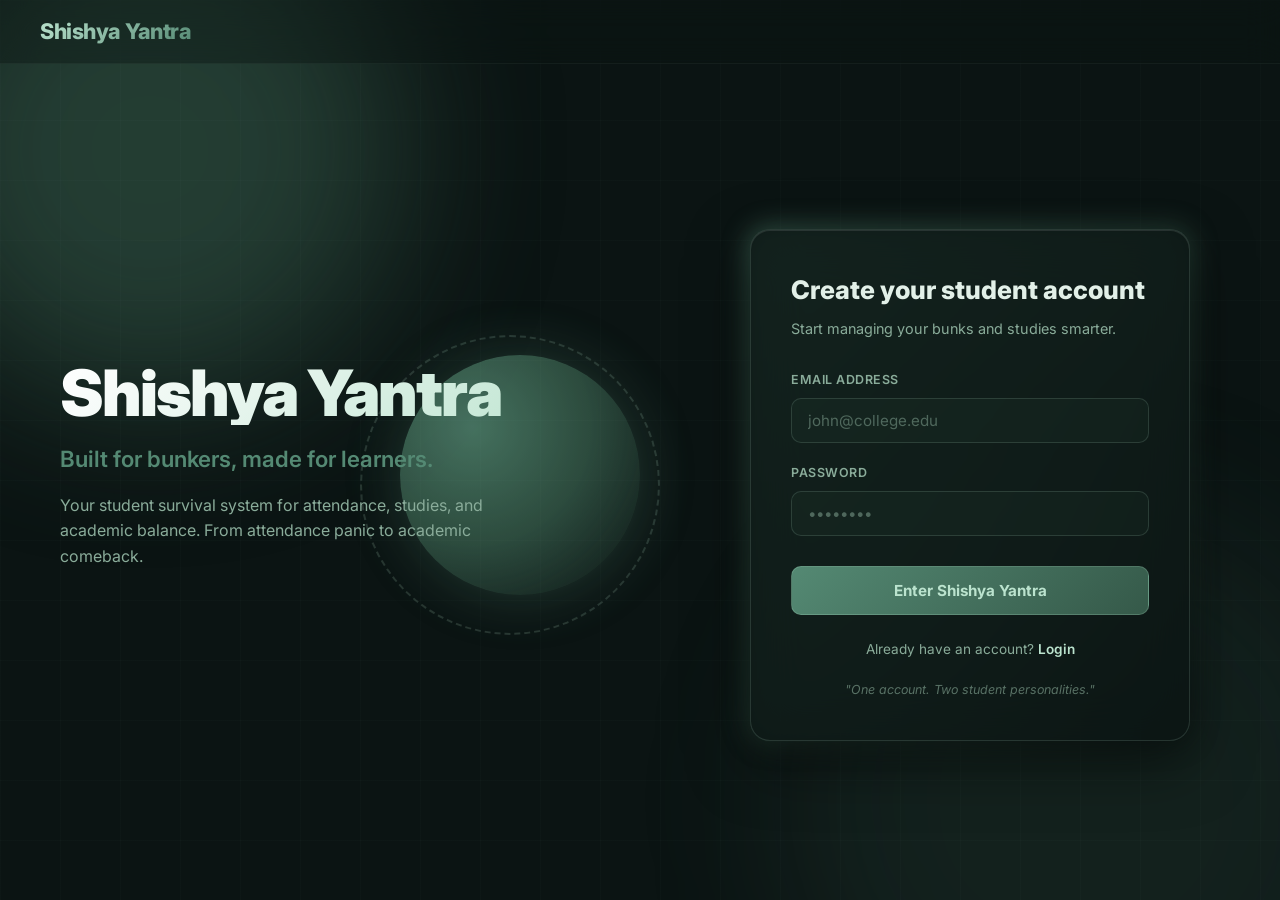
<file: index.html>
<!DOCTYPE html>
<html lang="en">
<head>
  <meta charset="UTF-8">
  <meta name="viewport" content="width=device-width,initial-scale=1.0">
  <title>Sign Up — Shishya Yantra</title>
  <meta name="description" content="Create your student account for Shishya Yantra. Manage your bunks and studies smarter.">
  <link rel="icon" type="image/svg+xml" href="favicon.svg">
  <link rel="icon" type="image/png" sizes="32x32" href="favicon-32x32.png">
  <link rel="icon" type="image/png" sizes="16x16" href="favicon-16x16.png">
  <link rel="apple-touch-icon" sizes="180x180" href="apple-touch-icon.png">
  <link rel="manifest" href="site.webmanifest">
  <meta name="theme-color" content="#0B1413">
  <!-- OpenGraph / Social Meta Tags -->
  <meta property="og:type" content="website">
  <meta property="og:title" content="Shishya Yantra — Built for bunkers, made for learners">
  <meta property="og:description" content="Your student survival system for attendance, studies, and academic balance. From attendance panic to academic comeback.">
  <meta property="og:image" content="og-image.png">
  <meta name="twitter:card" content="summary_large_image">
  <meta name="twitter:title" content="Shishya Yantra — Built for bunkers, made for learners">
  <meta name="twitter:description" content="Your student survival system for attendance, studies, and academic balance. From attendance panic to academic comeback.">
  <meta name="twitter:image" content="og-image.png">
  <link rel="stylesheet" href="signup.css">
</head>
<body>

<!-- Animated Background Blobs -->
<div class="bg-blobs">
  <div class="bg-blob b1"></div>
  <div class="bg-blob b2"></div>
</div>

<!-- Navbar -->
<nav class="navbar">
  <a href="#" class="nav-logo">Shishya Yantra</a>
</nav>

<div class="split-container">
  
  <!-- Left Pane -->
  <div class="left-pane">
    <h1 class="project-title">Shishya Yantra</h1>
    <h2 class="tagline">Built for bunkers, made for learners.</h2>
    <p class="description">Your student survival system for attendance, studies, and academic balance. From attendance panic to academic comeback.</p>
    

    <!-- Floating Orb Visual -->
    <div class="visual-layer">
      <div class="orb"></div>
      <div class="orb-ring"></div>
    </div>
  </div>

  <!-- Right Pane (Form) -->
  <div class="right-pane">
    <div class="form-wrapper">
      <div class="form-card">
        <div class="form-header">
          <h2>Create your student account</h2>
          <p>Start managing your bunks and studies smarter.</p>
        </div>

        <form id="signupForm" novalidate>
          <div class="form-group">
            <label>Email Address</label>
            <input type="email" id="email" class="form-control" placeholder="john@college.edu" required>
            <div class="error-msg" id="errEmail">Please enter a valid email.</div>
          </div>

          <div class="form-group">
            <label>Password</label>
            <input type="password" id="password" class="form-control" placeholder="••••••••" required>
            <div class="error-msg" id="errPass">Password is required.</div>
          </div>

          <button type="submit" class="btn-submit">Enter Shishya Yantra</button>
        </form>

        <div class="form-footer">
          Already have an account? <a href="login.html">Login</a>
        </div>
        
        <p class="microcopy">"One account. Two student personalities."</p>
      </div>
    </div>
  </div>

</div>

<!-- Toast for success message -->
<div id="toast" style="display:none;position:fixed;bottom:24px;left:50%;transform:translateX(-50%);padding:12px 28px;border-radius:50px;font-size:.88rem;font-weight:600;background:rgba(53,89,73,.9);color:#BBE3CE;backdrop-filter:blur(12px);-webkit-backdrop-filter:blur(12px);border:1px solid rgba(187,227,206,.15);box-shadow:0 8px 30px rgba(0,0,0,.4);z-index:999;"></div>

<!-- Selection Modal -->
<div class="modal-overlay" id="selectionModal">
  <div class="modal-card">
    <h2>Choose Your Path</h2>
    <p>Where would you like to go today?</p>
    <div class="space-options">
      <div class="space-card" onclick="window.location.href='bunk.html'">
        <div class="space-icon">🎯</div>
        <div class="space-title">Bunk Tantra</div>
        <div class="space-desc">Manage attendance & plan bunks</div>
      </div>
      <div class="space-card" onclick="window.location.href='study.html'">
        <div class="space-icon">📓</div>
        <div class="space-title">Sincere Mode</div>
        <div class="space-desc">Track goals & study progress</div>
      </div>
    </div>
  </div>
</div>

<script src="signup.js"></script>
</body>
</html>
</file>
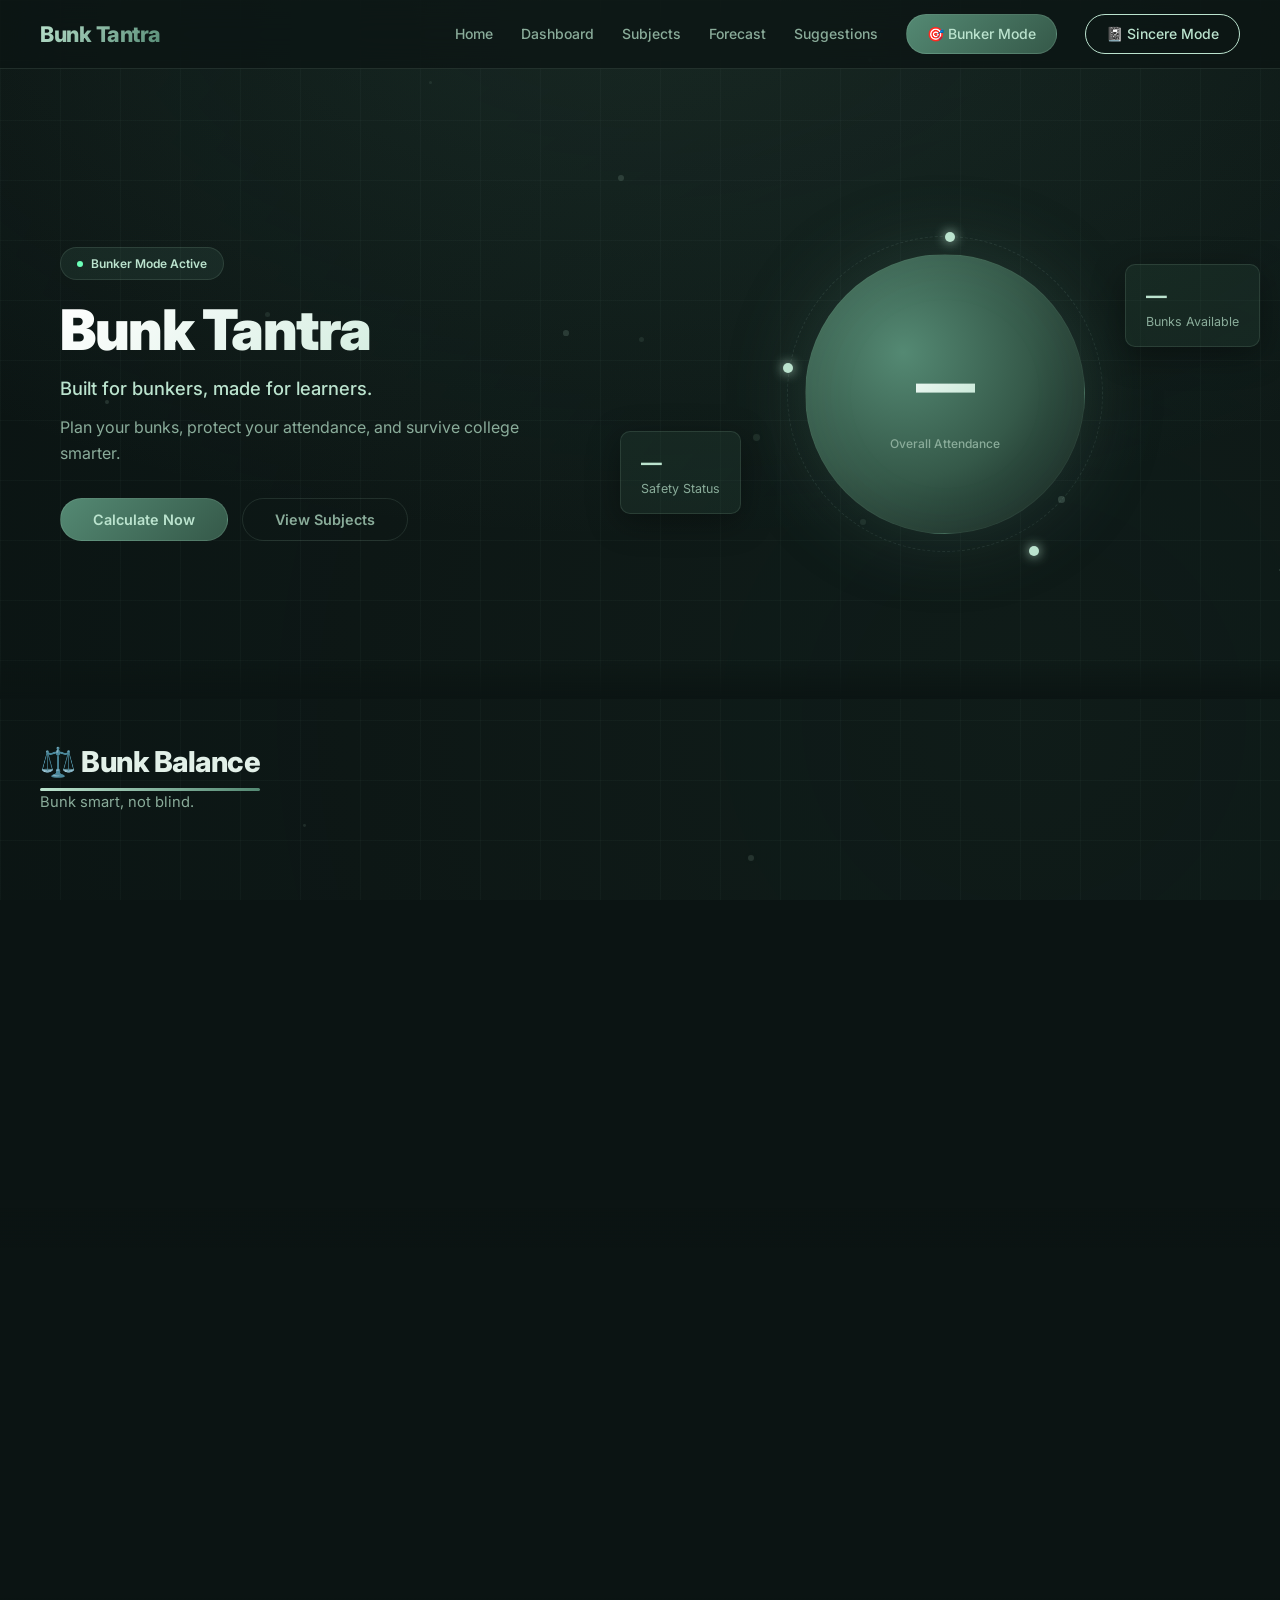
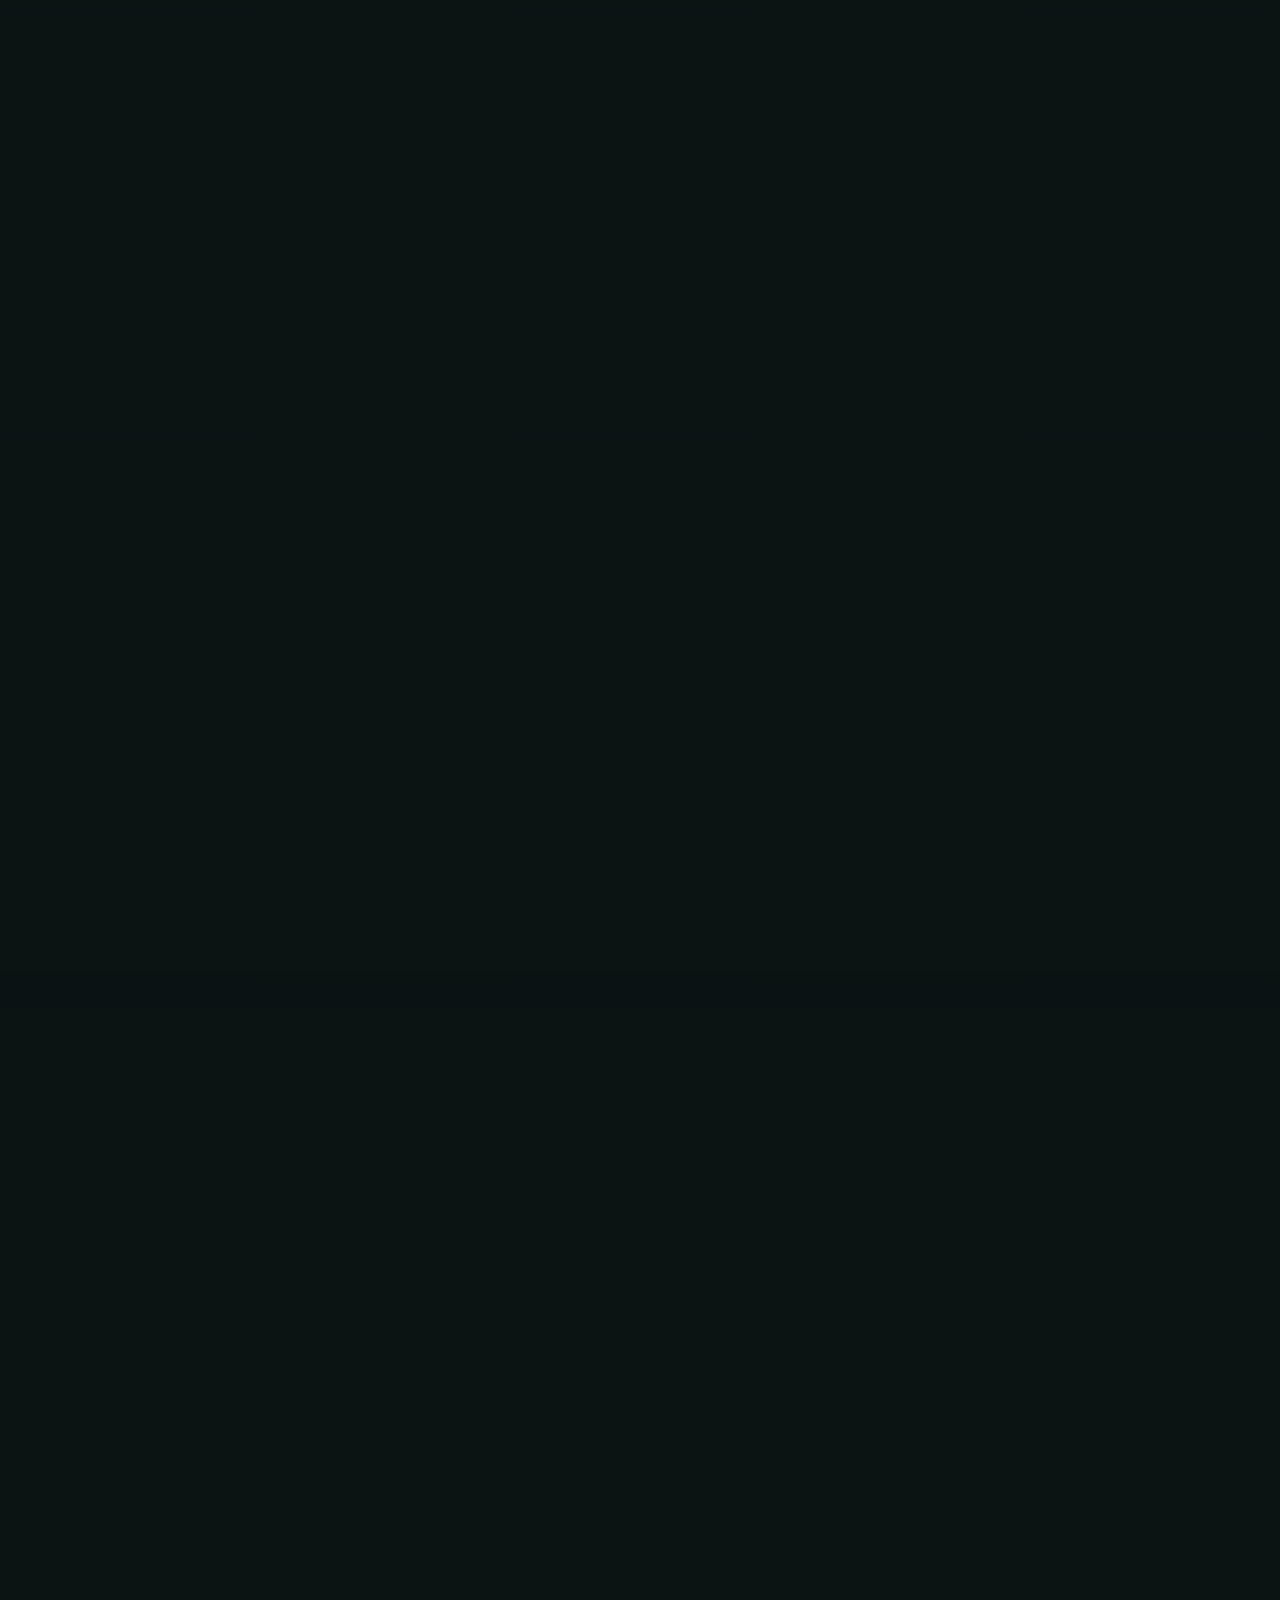
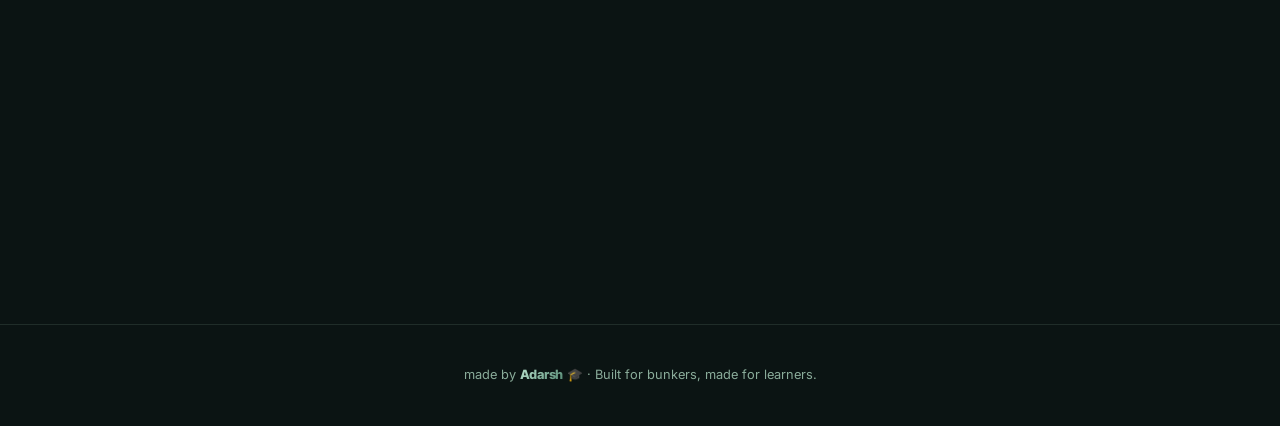
<file: bunk.html>
<!DOCTYPE html>
<html lang="en">
<head>
  <meta charset="UTF-8">
  <meta name="viewport" content="width=device-width,initial-scale=1.0">
  <title>Bunk Tantra — Built for bunkers, made for learners</title>
  <meta name="description" content="Plan your bunks, protect your attendance, and survive college smarter with Bunk Tantra.">
  <link rel="icon" type="image/svg+xml" href="favicon.svg">
  <link rel="icon" type="image/png" sizes="32x32" href="favicon-32x32.png">
  <link rel="icon" type="image/png" sizes="16x16" href="favicon-16x16.png">
  <link rel="apple-touch-icon" sizes="180x180" href="apple-touch-icon.png">
  <link rel="manifest" href="site.webmanifest">
  <meta name="theme-color" content="#0B1413">
  <!-- OpenGraph / Social Meta Tags -->
  <meta property="og:type" content="website">
  <meta property="og:title" content="Bunk Tantra — Smart Attendance & Bunk Planner">
  <meta property="og:description" content="Calculate safe bunks, track subject risk, and protect your attendance before the debar list comes out.">
  <meta property="og:image" content="og-image.png">
  <meta name="twitter:card" content="summary_large_image">
  <meta name="twitter:title" content="Bunk Tantra — Smart Attendance & Bunk Planner">
  <meta name="twitter:description" content="Calculate safe bunks, track subject risk, and protect your attendance before the debar list comes out.">
  <meta name="twitter:image" content="og-image.png">
  <link rel="stylesheet" href="style.css">
</head>
<body>

<!-- Scroll Progress Bar -->
<div class="scroll-progress" id="scrollProgress"></div>
<!-- Floating Particles -->
<div class="particles-container" id="particlesContainer"></div>

<!-- ===== NAVBAR ===== -->
<nav class="navbar" id="navbar">
  <a href="#" class="nav-logo">Bunk Tantra</a>
  <div class="nav-links" id="navLinks">
    <a href="index.html">Home</a>
    <a href="#dashboard">Dashboard</a>
    <a href="#subjects">Subjects</a>
    <a href="#forecast">Forecast</a>
    <a href="#suggestions">Suggestions</a>
    <a href="bunk.html" class="nav-btn filled">🎯 Bunker Mode</a>
    <a href="study.html" class="nav-btn outline">📓 Sincere Mode</a>
  </div>
  <button class="nav-toggle" id="navToggle" aria-label="Toggle navigation">
    <span></span><span></span><span></span>
  </button>
</nav>

<!-- ===== HERO ===== -->
<section class="hero" id="dashboard" data-sticky-hero>
  <div class="hero-content">
    <div class="hero-badge"><span class="dot"></span> Bunker Mode Active</div>
    <h1>Bunk Tantra</h1>
    <p class="tagline">Built for bunkers, made for learners.</p>
    <p class="subtitle">Plan your bunks, protect your attendance, and survive college smarter.</p>
    <div class="hero-cta">
      <button class="btn-primary" onclick="document.getElementById('bunkBalance').scrollIntoView({behavior:'smooth'})">Calculate Now</button>
      <button class="btn-ghost" onclick="document.getElementById('subjects').scrollIntoView({behavior:'smooth'})">View Subjects</button>
    </div>
  </div>
  <div class="hero-visual">
    <div class="orb-wrapper">
      <div class="orb">
        <span class="orb-percent" id="orbPercent">—</span>
        <span class="orb-label">Overall Attendance</span>
      </div>
      <div class="orb-ring">
        <span class="orb-dot"></span>
        <span class="orb-dot"></span>
        <span class="orb-dot"></span>
      </div>
    </div>
    <div class="float-card fc1">
      <div class="fc-val" id="fcBunks">—</div>
      Bunks Available
    </div>
    <div class="float-card fc2">
      <div class="fc-val" id="fcStatus">—</div>
      Safety Status
    </div>
  </div>
</section>

<!-- ===== BUNK BALANCE ===== -->
<section class="section" id="bunkBalance">
  <div class="section-header scroll-reveal">
    <h2>⚖️ Bunk Balance</h2>
    <p>Bunk smart, not blind.</p>
  </div>
  <div class="grid-2">
    <div class="glass-card scroll-reveal" data-reveal="left">
      <div class="card-title"><span class="icon">📊</span> Total Attendance Calculator</div>
      <div class="card-subtitle">Enter your overall numbers</div>
      <div class="form-row">
        <div class="form-group">
          <label>Total Classes Held</label>
          <input type="number" id="totalClasses" placeholder="e.g. 120" min="0">
        </div>
        <div class="form-group">
          <label>Classes Attended</label>
          <input type="number" id="attendedClasses" placeholder="e.g. 95" min="0">
        </div>
      </div>
      <div class="form-group">
        <label>Min Required Attendance %</label>
        <input type="number" id="requiredPercent" placeholder="e.g. 75" min="0" max="100" value="75">
      </div>
      <button class="btn-calc" id="btnCalcBalance" onclick="calculateBalance()">Calculate Balance ⚡</button>
    </div>
    <div class="glass-card scroll-reveal" id="balanceResults" data-reveal="right">
      <div class="card-title"><span class="icon">📋</span> Results</div>
      <div class="card-subtitle">Attendance is breathing. Keep it alive.</div>
      <div class="result-panel" id="balanceResultPanel">
        <div style="text-align:center;padding:30px;color:var(--text-dim);font-size:.88rem">
          Enter your attendance data and hit calculate ↗
        </div>
      </div>
    </div>
  </div>
</section>

<!-- ===== SUBJECT RISK MAP ===== -->
<section class="section" id="subjects">
  <div class="section-header scroll-reveal">
    <h2>🗺️ Subject Risk Map</h2>
    <p>Your professor may not notice, but the portal will.</p>
  </div>
  <div class="glass-card scroll-reveal" data-reveal="scale">
    <div style="display:flex;justify-content:space-between;align-items:center;flex-wrap:wrap;gap:12px;margin-bottom:16px">
      <div>
        <div class="card-title"><span class="icon">📚</span> Subject-wise Tracker</div>
        <div class="card-subtitle" style="margin-bottom:0">Track attendance per subject</div>
      </div>
      <button class="btn-sm" id="btnAddSubject" onclick="openModal()">+ Add Subject</button>
    </div>
    <div style="overflow-x:auto">
      <table class="subject-table" id="subjectTable">
        <thead>
          <tr>
            <th>Subject</th>
            <th>Total</th>
            <th>Attended</th>
            <th>Attendance</th>
            <th>Bunks Available</th>
            <th>Risk</th>
            <th>Actions</th>
          </tr>
        </thead>
        <tbody id="subjectBody"></tbody>
      </table>
    </div>
  </div>
</section>

<!-- ===== DANGER METER ===== -->
<section class="section" id="dangerMeter">
  <div class="section-header scroll-reveal">
    <h2>🚨 Danger Meter</h2>
    <p>75% ke border pe khade ho. Don't jump.</p>
  </div>
  <div class="glass-card scroll-reveal" data-reveal="scale">
    <div class="card-title"><span class="icon">⚡</span> Safety Status Dashboard</div>
    <div class="card-subtitle">Live risk assessment for all your subjects</div>
    <div class="meter-grid" id="meterGrid">
      <div style="text-align:center;padding:30px;color:var(--text-dim);font-size:.88rem;grid-column:1/-1">
        Add subjects and calculate balance to see danger levels
      </div>
    </div>
  </div>
</section>

<!-- ===== BUNK FORECAST ===== -->
<section class="section" id="forecast">
  <div class="section-header scroll-reveal">
    <h2>🔮 Bunk Forecast</h2>
    <p>Predict your attendance and plan upcoming bunks wisely.</p>
  </div>
  <div class="glass-card scroll-reveal" data-reveal="scale">
    <div class="card-title"><span class="icon">📅</span> Bunk Forecast</div>
    <div class="card-subtitle">Plan your upcoming classes and bunks</div>
    <div class="form-group">
      <label>Forecast For</label>
      <select id="forecastSubject">
        <option value="overall">📊 Overall Attendance</option>
      </select>
    </div>
    <div class="form-row">
      <div class="form-group">
        <label>Upcoming Classes</label>
        <input type="number" id="upcomingClasses" placeholder="e.g. 20" min="0">
      </div>
      <div class="form-group">
        <label>Planned Bunks</label>
        <input type="number" id="plannedBunks" placeholder="e.g. 5" min="0">
      </div>
    </div>
    <button class="btn-calc" onclick="calculateForecast()">Predict Future 🔮</button>
    <div id="forecastResult"></div>
  </div>
</section>

<!-- ===== SAFE ESCAPE PLAN ===== -->
<section class="section" id="suggestions">
  <div class="section-header scroll-reveal">
    <h2>🛡️ Safe Escape Plan</h2>
    <p>Know which subject to bunk — and which to protect.</p>
  </div>
  <div class="glass-card scroll-reveal" data-reveal="scale">
    <div class="card-title"><span class="icon">🛡️</span> Escape Recommendations</div>
    <div class="card-subtitle">Recommended actions based on your current risk profile</div>
    <div id="escapeResult">
      <div style="text-align:center;padding:30px;color:var(--text-dim);font-size:.88rem">
        Add subjects to see bunk recommendations
      </div>
    </div>
  </div>
</section>

<!-- ===== RECOVERY MISSION ===== -->
<section class="section" id="recovery">
  <div class="section-header scroll-reveal">
    <h2>🏥 Recovery Mission</h2>
    <p>Time to grind. Attend like your CGPA depends on it — because it does.</p>
  </div>
  <div class="glass-card scroll-reveal" data-reveal="scale">
    <div class="card-title"><span class="icon">💪</span> Attendance Recovery Planner</div>
    <div class="card-subtitle">How many classes you need to attend continuously to bounce back</div>
    <div id="recoveryResult">
      <div style="text-align:center;padding:30px;color:var(--text-dim);font-size:.88rem">
        Calculate your bunk balance first to see recovery data
      </div>
    </div>
  </div>
</section>

<!-- ===== FOOTER ===== -->
<footer class="footer">
  <p>made by <span>Adarsh</span> 🎓 · Built for bunkers, made for learners.</p>
</footer>

<!-- ===== MODAL ===== -->
<div class="modal-overlay" id="subjectModal">
  <div class="modal-box">
    <div class="modal-header">
      <h3 id="modalTitle">Add Subject</h3>
      <button class="modal-close" onclick="closeModal()">✕</button>
    </div>
    <div class="form-group">
      <label>Subject Name</label>
      <input type="text" id="modalSubjectName" placeholder="e.g. Mathematics">
    </div>
    <div class="form-row">
      <div class="form-group">
        <label>Total Classes</label>
        <input type="number" id="modalTotalClasses" placeholder="e.g. 40" min="0">
      </div>
      <div class="form-group">
        <label>Attended</label>
        <input type="number" id="modalAttended" placeholder="e.g. 32" min="0">
      </div>
    </div>
    <button class="btn-calc" id="btnModalSave" onclick="saveSubject()">Save Subject ✓</button>
  </div>
</div>

<script src="script.js"></script>
</body>
</html>
</file>
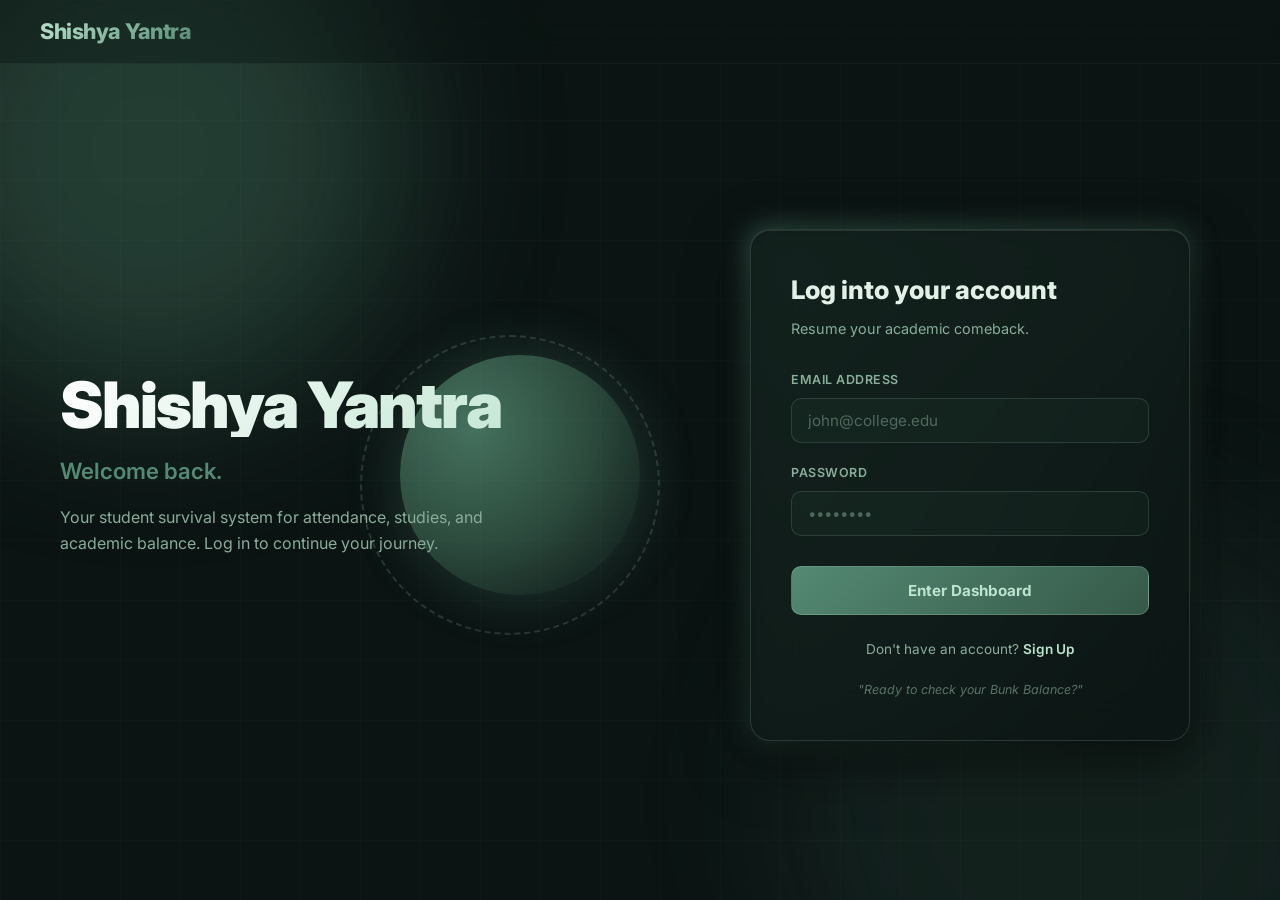
<file: login.html>
<!DOCTYPE html>
<html lang="en">
<head>
  <meta charset="UTF-8">
  <meta name="viewport" content="width=device-width,initial-scale=1.0">
  <title>Login — Shishya Yantra</title>
  <meta name="description" content="Log in to Shishya Yantra. Your student survival system.">
  <link rel="icon" type="image/svg+xml" href="favicon.svg">
  <link rel="icon" type="image/png" sizes="32x32" href="favicon-32x32.png">
  <link rel="icon" type="image/png" sizes="16x16" href="favicon-16x16.png">
  <link rel="apple-touch-icon" sizes="180x180" href="apple-touch-icon.png">
  <link rel="manifest" href="site.webmanifest">
  <meta name="theme-color" content="#0B1413">
  <!-- OpenGraph / Social Meta Tags -->
  <meta property="og:type" content="website">
  <meta property="og:title" content="Login — Shishya Yantra">
  <meta property="og:description" content="Log in to Shishya Yantra and continue your student journey.">
  <meta property="og:image" content="og-image.png">
  <meta name="twitter:card" content="summary_large_image">
  <meta name="twitter:title" content="Login — Shishya Yantra">
  <meta name="twitter:description" content="Log in to Shishya Yantra and continue your student journey.">
  <meta name="twitter:image" content="og-image.png">
  <link rel="stylesheet" href="signup.css">
</head>
<body>

<!-- Animated Background Blobs -->
<div class="bg-blobs">
  <div class="bg-blob b1"></div>
  <div class="bg-blob b2"></div>
</div>

<!-- Navbar -->
<nav class="navbar">
  <a href="#" class="nav-logo">Shishya Yantra</a>
</nav>

<div class="split-container">
  
  <!-- Left Pane -->
  <div class="left-pane">
    <h1 class="project-title">Shishya Yantra</h1>
    <h2 class="tagline">Welcome back.</h2>
    <p class="description">Your student survival system for attendance, studies, and academic balance. Log in to continue your journey.</p>
    

    <!-- Floating Orb Visual -->
    <div class="visual-layer">
      <div class="orb"></div>
      <div class="orb-ring"></div>
    </div>
  </div>

  <!-- Right Pane (Form) -->
  <div class="right-pane">
    <div class="form-wrapper">
      <div class="form-card">
        <div class="form-header">
          <h2>Log into your account</h2>
          <p>Resume your academic comeback.</p>
        </div>

        <form id="loginForm" novalidate>
          <div class="form-group">
            <label>Email Address</label>
            <input type="email" id="email" class="form-control" placeholder="john@college.edu" required>
            <div class="error-msg" id="errEmail">Please enter a valid email.</div>
          </div>

          <div class="form-group">
            <label>Password</label>
            <input type="password" id="password" class="form-control" placeholder="••••••••" required>
            <div class="error-msg" id="errPass">Password is required.</div>
          </div>

          <button type="submit" class="btn-submit">Enter Dashboard</button>
        </form>

        <div class="form-footer">
          Don't have an account? <a href="index.html">Sign Up</a>
        </div>
        
        <p class="microcopy">"Ready to check your Bunk Balance?"</p>
      </div>
    </div>
  </div>

</div>

<!-- Toast for success/error message -->
<div id="toast" style="display:none;position:fixed;bottom:24px;left:50%;transform:translateX(-50%);padding:12px 28px;border-radius:50px;font-size:.88rem;font-weight:600;background:rgba(53,89,73,.9);color:#BBE3CE;backdrop-filter:blur(12px);-webkit-backdrop-filter:blur(12px);border:1px solid rgba(187,227,206,.15);box-shadow:0 8px 30px rgba(0,0,0,.4);z-index:999;"></div>

<!-- Selection Modal -->
<div class="modal-overlay" id="selectionModal">
  <div class="modal-card">
    <h2>Choose Your Path</h2>
    <p>Where would you like to go today?</p>
    <div class="space-options">
      <div class="space-card" onclick="window.location.href='bunk.html'">
        <div class="space-icon">🎯</div>
        <div class="space-title">Bunk Tantra</div>
        <div class="space-desc">Manage attendance & plan bunks</div>
      </div>
      <div class="space-card" onclick="window.location.href='study.html'">
        <div class="space-icon">📓</div>
        <div class="space-title">Sincere Mode</div>
        <div class="space-desc">Track goals & study progress</div>
      </div>
    </div>
  </div>
</div>

<script src="login.js"></script>
</body>
</html>
</file>
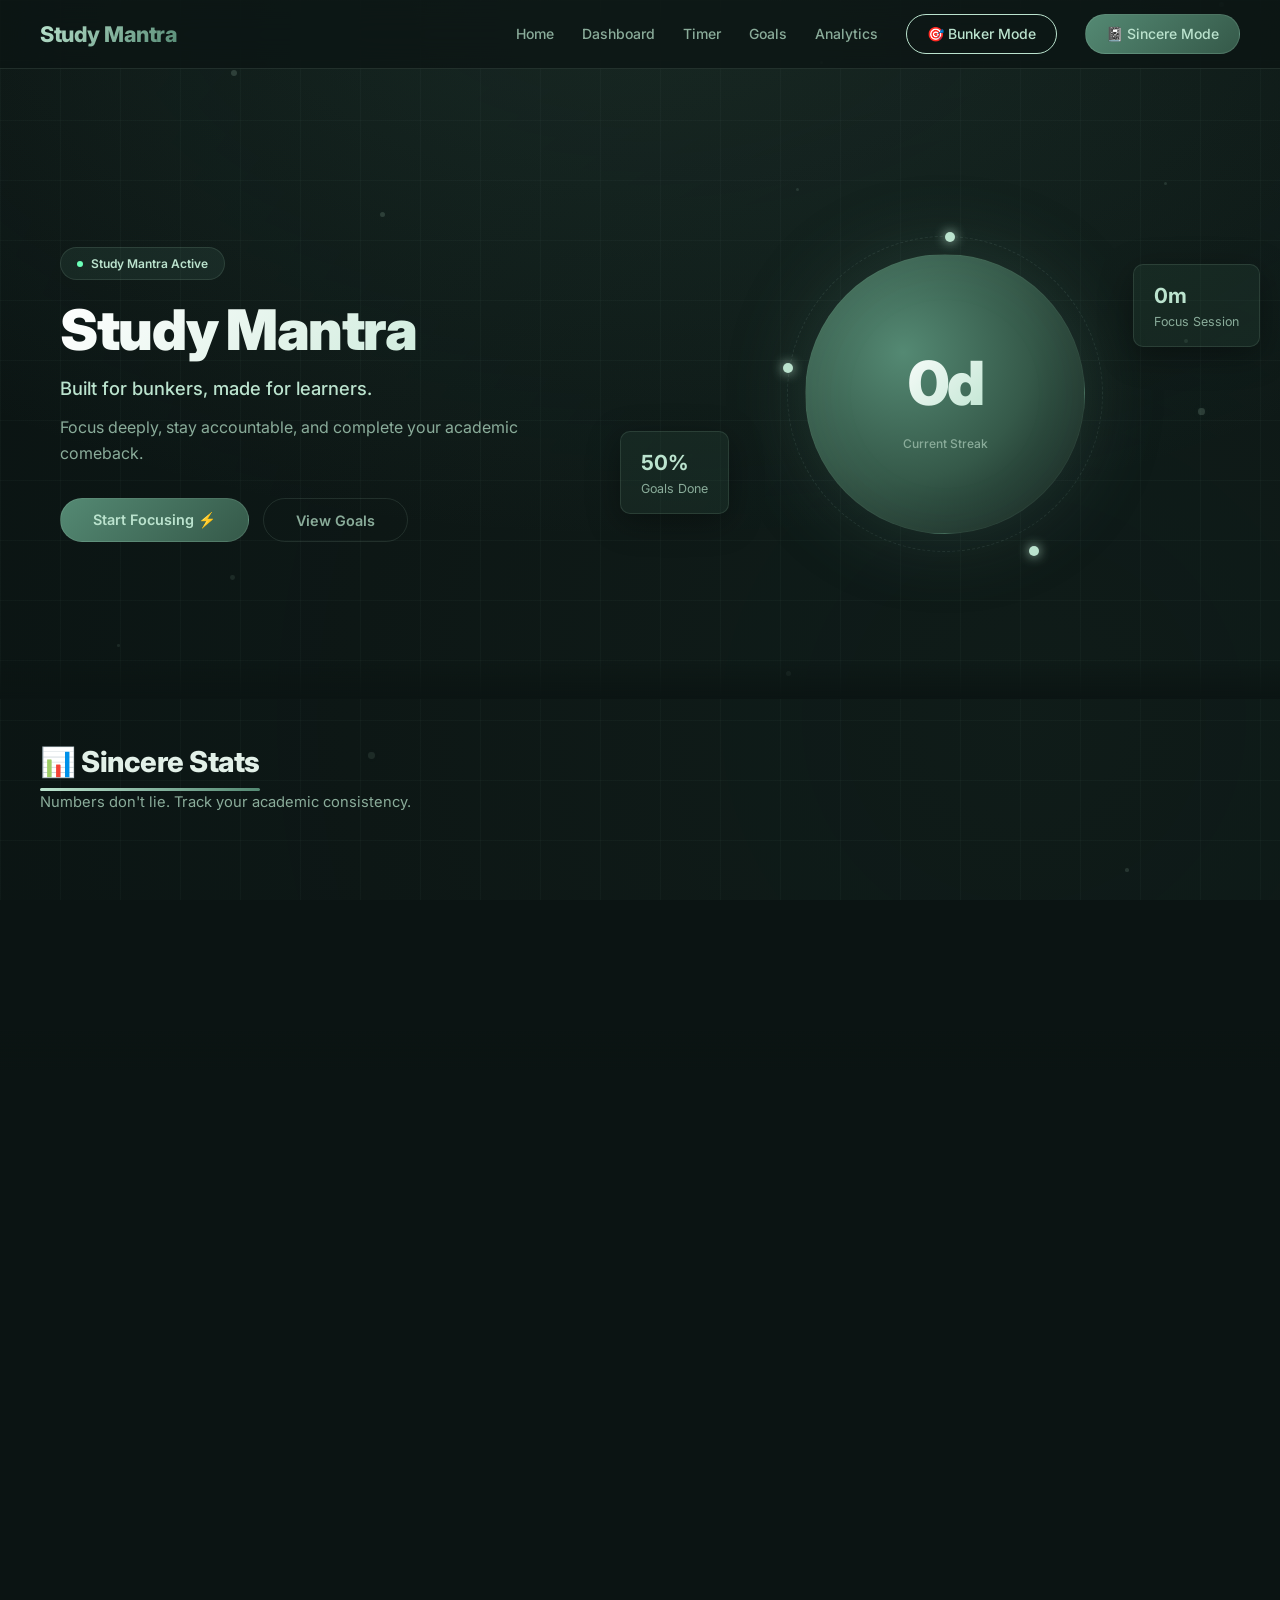
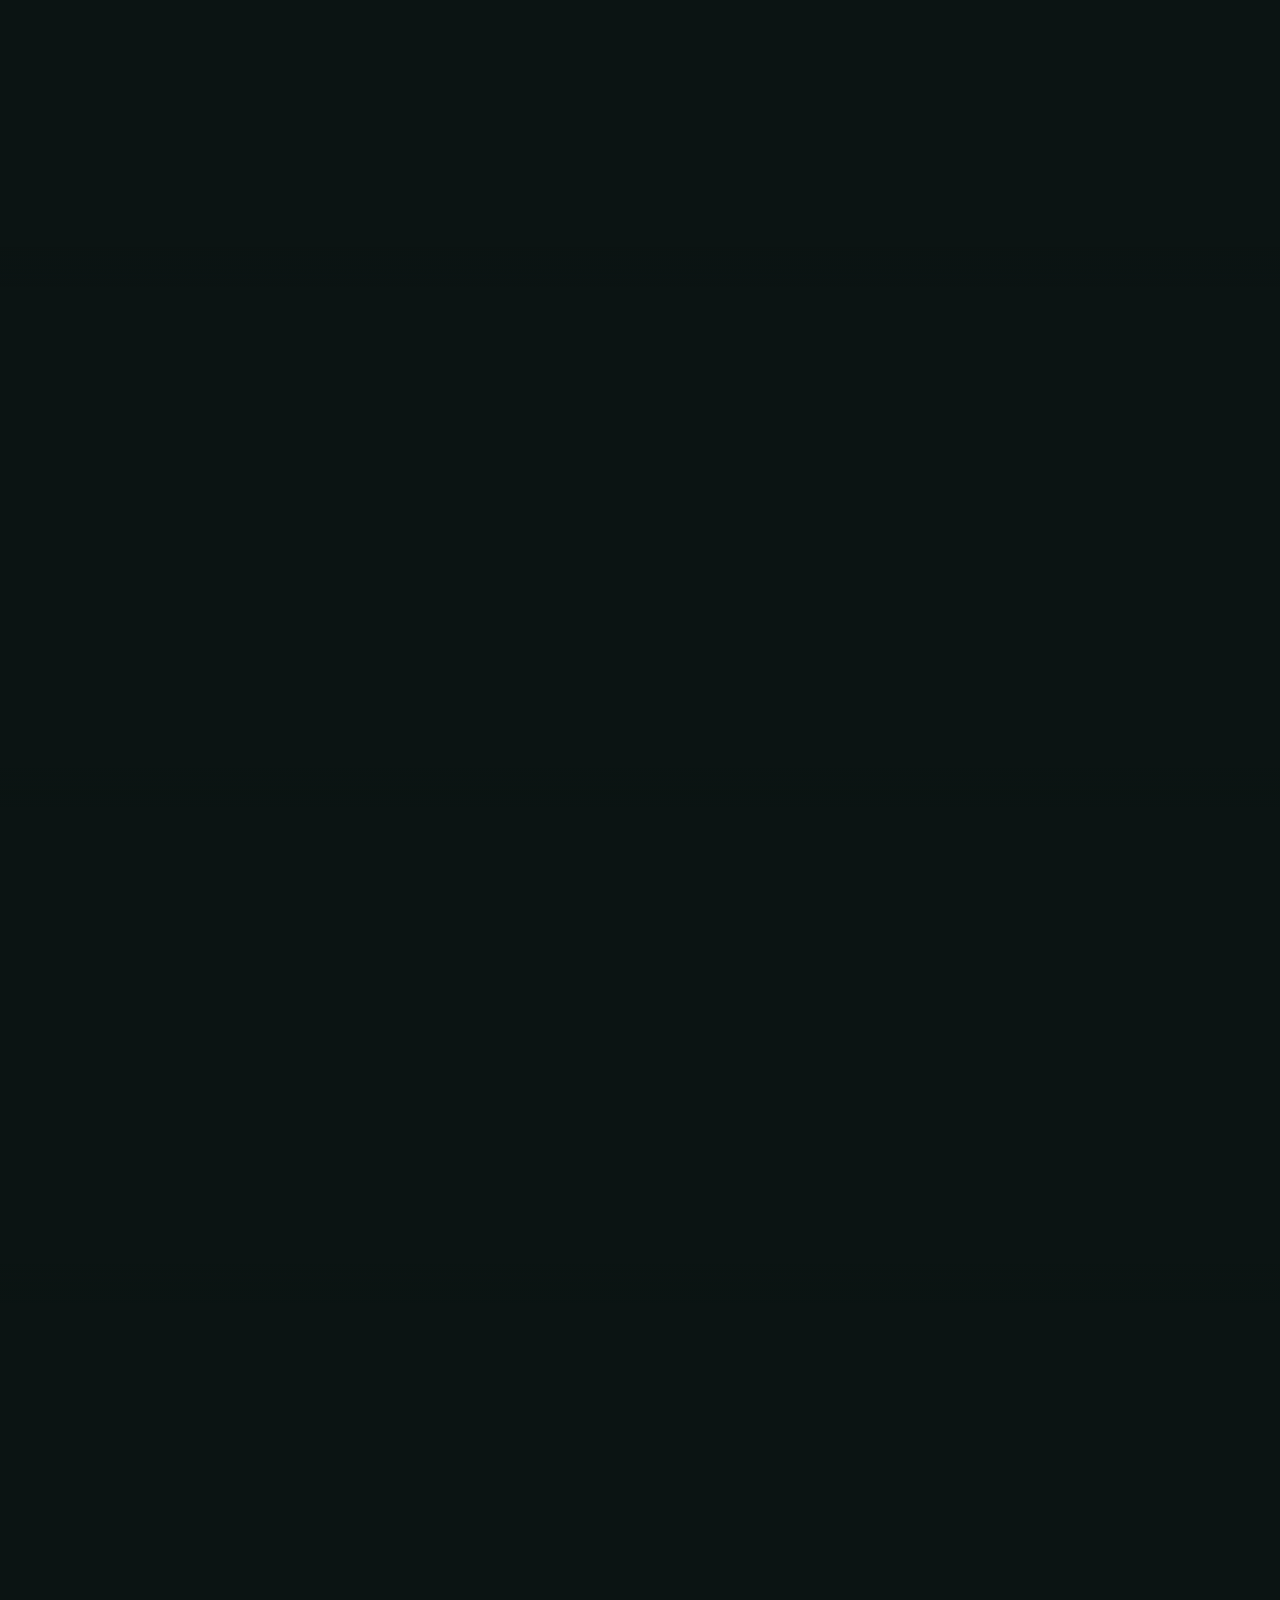
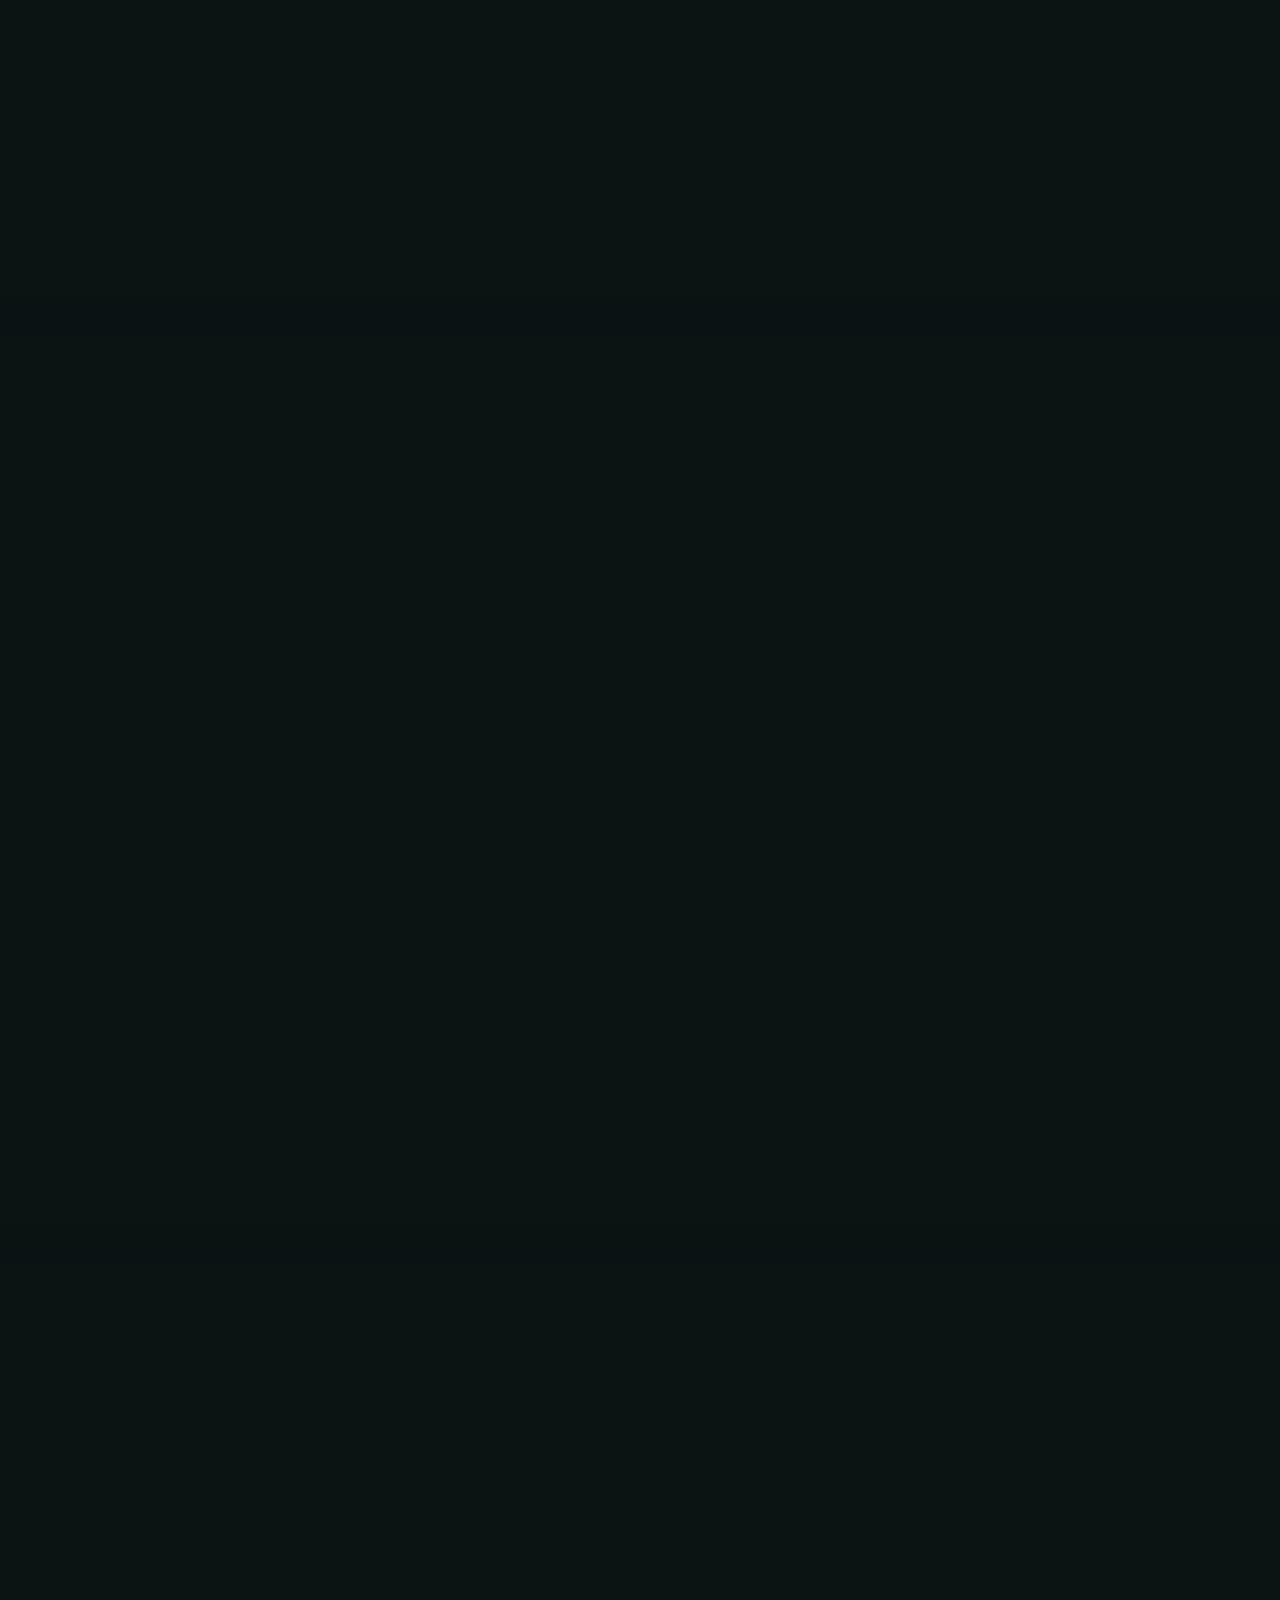
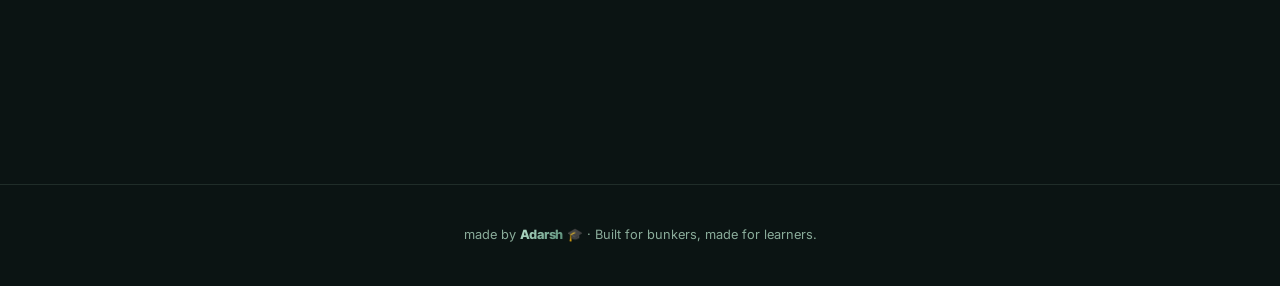
<file: study.html>
<!DOCTYPE html>
<html lang="en">
<head>
  <meta charset="UTF-8">
  <meta name="viewport" content="width=device-width,initial-scale=1.0">
  <title>Study Mantra — Built for bunkers, made for learners</title>
  <meta name="description" content="Focus deep, manage your study goals, and unlock your academic comeback with Study Mantra.">
  <link rel="icon" type="image/svg+xml" href="favicon.svg">
  <link rel="icon" type="image/png" sizes="32x32" href="favicon-32x32.png">
  <link rel="icon" type="image/png" sizes="16x16" href="favicon-16x16.png">
  <link rel="apple-touch-icon" sizes="180x180" href="apple-touch-icon.png">
  <link rel="manifest" href="site.webmanifest">
  <meta name="theme-color" content="#0B1413">
  <!-- OpenGraph / Social Meta Tags -->
  <meta property="og:type" content="website">
  <meta property="og:title" content="Study Mantra — Academic Focus & Comeback System">
  <meta property="og:description" content="Deep focus Pomodoro timer, study streaks, syllabus progress, and exam forecast to complete your academic comeback.">
  <meta property="og:image" content="og-image.png">
  <meta name="twitter:card" content="summary_large_image">
  <meta name="twitter:title" content="Study Mantra — Academic Focus & Comeback System">
  <meta name="twitter:description" content="Deep focus Pomodoro timer, study streaks, syllabus progress, and exam forecast to complete your academic comeback.">
  <meta name="twitter:image" content="og-image.png">
  <link rel="stylesheet" href="style.css">
</head>
<body>

<!-- Scroll Progress Bar -->
<div class="scroll-progress" id="scrollProgress"></div>
<!-- Floating Particles -->
<div class="particles-container" id="particlesContainer"></div>

<!-- ===== NAVBAR ===== -->
<nav class="navbar" id="navbar">
  <a href="#" class="nav-logo">Study Mantra</a>
  <div class="nav-links" id="navLinks">
    <a href="index.html">Home</a>
    <a href="#dashboard">Dashboard</a>
    <a href="#timer">Timer</a>
    <a href="#goals">Goals</a>
    <a href="#analytics">Analytics</a>
    <a href="bunk.html" class="nav-btn outline">🎯 Bunker Mode</a>
    <a href="study.html" class="nav-btn filled">📓 Sincere Mode</a>
  </div>
  <button class="nav-toggle" id="navToggle" aria-label="Toggle navigation">
    <span></span><span></span><span></span>
  </button>
</nav>

<!-- ===== HERO ===== -->
<section class="hero" id="dashboard" data-sticky-hero>
  <div class="hero-content">
    <div class="hero-badge"><span class="dot"></span> Study Mantra Active</div>
    <h1>Study Mantra</h1>
    <p class="tagline">Built for bunkers, made for learners.</p>
    <p class="subtitle">Focus deeply, stay accountable, and complete your academic comeback.</p>
    <div class="hero-cta">
      <button class="btn-primary" onclick="document.getElementById('timer').scrollIntoView({behavior:'smooth'})">Start Focusing ⚡</button>
      <button class="btn-ghost" onclick="document.getElementById('goals').scrollIntoView({behavior:'smooth'})">View Goals</button>
    </div>
  </div>
  <div class="hero-visual">
    <div class="orb-wrapper">
      <div class="orb">
        <span class="orb-percent" id="heroStreak">0d</span>
        <span class="orb-label">Current Streak</span>
      </div>
      <div class="orb-ring">
        <span class="orb-dot"></span>
        <span class="orb-dot"></span>
        <span class="orb-dot"></span>
      </div>
    </div>
    <div class="float-card fc1">
      <div class="fc-val" id="heroMinutes">0m</div>
      Focus Session
    </div>
    <div class="float-card fc2">
      <div class="fc-val" id="heroProgress">0%</div>
      Goals Done
    </div>
  </div>
</section>

<!-- ===== ANALYTICS ===== -->
<section class="section" id="analytics">
  <div class="section-header scroll-reveal">
    <h2>📊 Sincere Stats</h2>
    <p>Numbers don't lie. Track your academic consistency.</p>
  </div>
  <div class="stats-grid">
    <div class="glass-card scroll-reveal stat-card" data-reveal="left">
      <div class="stat-lbl">Focus Time Today</div>
      <div class="stat-val" id="statFocusTime">0 mins</div>
      <p style="font-size:.8rem;color:var(--text-dim)">Total concentrated study minutes</p>
    </div>
    
    <div class="glass-card scroll-reveal stat-card" data-reveal="scale">
      <div class="stat-lbl">Academic Streak</div>
      <div class="stat-val" id="statStreak">0 Days</div>
      <div class="streak-bar">
        <div class="streak-bar-fill" id="streakFill" style="width: 0%"></div>
      </div>
      <p style="font-size:.8rem;color:var(--text-dim);margin-top:4px">Keep focusing daily to build your streak!</p>
    </div>

    <div class="glass-card scroll-reveal stat-card" data-reveal="right">
      <div class="stat-lbl">Goal Accomplishment</div>
      <div class="stat-val" id="statGoalRatio">0/0</div>
      <p style="font-size:.8rem;color:var(--text-dim)" id="statGoalDesc">No goals set yet</p>
    </div>
  </div>
</section>

<!-- ===== FOCUS TIMER ===== -->
<section class="section" id="timer">
  <div class="section-header scroll-reveal">
    <h2>⏱️ Focus Timer</h2>
    <p>Shut down notifications. Open full-screen focus.</p>
  </div>
  <div class="glass-card scroll-reveal" data-reveal="scale">
    <div class="timer-container">
      <div class="timer-modes">
        <button class="timer-mode-btn active" data-mode="study" onclick="setTimerMode('study')">Study Focus</button>
        <button class="timer-mode-btn" data-mode="short" onclick="setTimerMode('short')">Short Break</button>
        <button class="timer-mode-btn" data-mode="long" onclick="setTimerMode('long')">Long Break</button>
      </div>

      <div class="timer-circle-wrapper">
        <svg class="timer-svg" viewBox="0 0 240 240">
          <circle class="timer-ring-bg" cx="120" cy="120" r="100"></circle>
          <circle class="timer-ring-progress" id="timerProgressRing" cx="120" cy="120" r="100"></circle>
        </svg>
        <div class="timer-content">
          <div class="timer-time" id="timerDisplay">25:00</div>
          <div class="timer-status" id="timerLabel">Study Session</div>
        </div>
      </div>

      <div class="timer-controls">
        <button class="btn-timer-secondary" id="btnTimerReset" onclick="resetTimer()" title="Reset">
          <span>🔄</span>
        </button>
        <button class="btn-timer-primary" id="btnTimerStart" onclick="toggleTimer()" title="Start/Pause">
          <span id="startIcon">▶</span>
        </button>
        <button class="btn-timer-secondary" id="btnTimerSkip" onclick="skipTimer()" title="Skip Section">
          <span>⏭️</span>
        </button>
      </div>

      <div class="timer-duration-control" id="durationControl">
        <span class="duration-label">Focus Duration</span>
        <div class="duration-stepper">
          <button class="stepper-btn" onclick="adjustFocusTime(-5)" title="Decrease 5 min">−</button>
          <span class="stepper-value" id="focusDurationDisplay">25</span>
          <span class="stepper-unit">min</span>
          <button class="stepper-btn" onclick="adjustFocusTime(5)" title="Increase 5 min">+</button>
        </div>
      </div>
    </div>
  </div>
</section>

<!-- ===== GOAL CHECKLIST ===== -->
<section class="section" id="goals">
  <div class="section-header scroll-reveal">
    <h2>📓 Study Checklist</h2>
    <p>Deconstruct your syllabus. Finish it piece by piece.</p>
  </div>
  <div class="glass-card scroll-reveal" data-reveal="scale">
    <div class="goals-header">
      <div>
        <div class="card-title"><span class="icon">✏️</span> Academic Goals</div>
        <div class="card-subtitle" style="margin-bottom:0">Keep track of upcoming study tasks and assignments</div>
      </div>
      <button class="btn-sm" onclick="openGoalModal()">+ Add Study Goal</button>
    </div>
    
    <div class="goal-list" id="goalList">
      <div style="text-align:center;padding:30px;color:var(--text-dim);font-size:.88rem">
        You have no current goals. Create one to begin your comeback!
      </div>
    </div>
  </div>
</section>

<!-- ===== STUDY BALANCE ===== -->
<section class="section" id="study-balance">
  <div class="section-header scroll-reveal">
    <h2>⚖️ Study Balance</h2>
    <p>Overall health of your academic comeback.</p>
  </div>
  <div class="glass-card scroll-reveal" data-reveal="scale">
    <div class="balance-grid">
      <div class="balance-stat">
        <div class="lbl">Completed Topics</div>
        <div class="val" id="balCompleted">0</div>
      </div>
      <div class="balance-stat">
        <div class="lbl">Pending Topics</div>
        <div class="val" id="balPending">0</div>
      </div>
      <div class="balance-stat">
        <div class="lbl">Goal Completion</div>
        <div class="val" id="balGoalRatio">0%</div>
      </div>
    </div>
    <div class="balance-status-box mt-3">
      <div class="status-lbl">Comeback Status</div>
      <div class="status-val" id="balStatus">Kal Se Pakka Zone</div>
      <p class="status-micro" id="balMicro">Your academic comeback is loading...</p>
    </div>
  </div>
</section>

<!-- ===== SUBJECT PROGRESS MAP ===== -->
<section class="section" id="subject-map">
  <div class="section-header scroll-reveal">
    <h2>🗺️ Subject Progress Map</h2>
    <p>Track syllabus progress per subject.</p>
  </div>
  <div class="glass-card scroll-reveal" data-reveal="scale">
    <div class="goals-header">
      <div>
        <div class="card-title"><span class="icon">📚</span> My Subjects</div>
        <div class="card-subtitle" style="margin-bottom:0">Keep track of syllabus completion</div>
      </div>
      <button class="btn-sm" onclick="openSubjectModal()">+ Add Subject</button>
    </div>
    
    <div class="subject-list" id="subjectList">
      <!-- Subjects render here -->
    </div>
  </div>
</section>

<!-- ===== ACADEMIC COMEBACK METER ===== -->
<section class="section" id="comeback-meter">
  <div class="section-header scroll-reveal">
    <h2>📈 Academic Comeback Meter</h2>
    <p>Calculate your comeback energy.</p>
  </div>
  <div class="glass-card scroll-reveal center-text" data-reveal="scale">
    <div class="meter-wrapper">
      <div class="meter-circle">
        <svg viewBox="0 0 100 100">
          <path class="meter-bg" d="M 10 80 A 45 45 0 1 1 90 80" fill="none" stroke-width="8" stroke-linecap="round"/>
          <path class="meter-fill" id="meterFill" d="M 10 80 A 45 45 0 1 1 90 80" fill="none" stroke-width="8" stroke-linecap="round" stroke-dasharray="210" stroke-dashoffset="210"/>
        </svg>
        <div class="meter-score" id="meterScore">0</div>
      </div>
    </div>
    <h3 class="meter-title" id="meterTitle">Kal Se Pakka Zone</h3>
    <p class="meter-desc" id="meterDesc">Syllabus ko panic nahi, plan se todte hain.</p>
  </div>
</section>



<!-- ===== STUDY FORECAST ===== -->
<section class="section" id="study-forecast">
  <div class="section-header scroll-reveal">
    <h2>📅 Study Forecast</h2>
    <p>Panic mat karo, plan banao.</p>
  </div>
  <div class="glass-card scroll-reveal" data-reveal="scale">
    <div class="forecast-form">
      <div class="form-row">
        <div class="form-group">
          <label>Exam Date</label>
          <input type="date" id="forecastDate">
        </div>
        <div class="form-group">
          <label>Daily Study Hours</label>
          <input type="number" id="forecastHours" min="1" max="16" placeholder="e.g. 4">
        </div>
      </div>
      <button class="btn-primary w-100" onclick="calculateForecast()">Generate Plan</button>
    </div>
    <div class="forecast-results mt-3" id="forecastResults" style="display:none">
      <div class="grid-2">
        <div class="res-box">
          <div class="res-lbl">Days Left</div>
          <div class="res-val" id="resDays">0</div>
        </div>
        <div class="res-box">
          <div class="res-lbl">Topics/Day</div>
          <div class="res-val" id="resTopicsPerDay">0</div>
        </div>
      </div>
      <div class="status-box mt-3 text-center">
        <div class="res-lbl">Plan Status</div>
        <div class="res-val" id="resStatus" style="font-size: 1.2rem; margin-top: 5px;">Chill Plan</div>
      </div>
    </div>
  </div>
</section>

<!-- ===== REVISION RADAR ===== -->
<section class="section" id="revision-radar">
  <div class="section-header scroll-reveal">
    <h2>🔄 Revision Radar</h2>
    <p>Track revision status of your topics.</p>
  </div>
  <div class="glass-card scroll-reveal" data-reveal="scale">
    <div class="goals-header">
      <div>
        <div class="card-title"><span class="icon">🎯</span> Revision Tracker</div>
        <div class="card-subtitle" style="margin-bottom:0">Keep track of topic readiness</div>
      </div>
      <button class="btn-sm" onclick="openRevisionModal()">+ Add Topic</button>
    </div>
    
    <div class="revision-stats mb-3" style="display:flex;gap:10px;">
      <span class="rev-stat-badge filled">Exam Ready: <span id="revReadyCount">0</span></span>
      <span class="rev-stat-badge outline">Total Topics: <span id="revTotalCount">0</span></span>
    </div>

    <div class="revision-list" id="revisionList">
      <!-- Revisions render here -->
    </div>
  </div>
</section>

<!-- ===== FOOTER ===== -->
<footer class="footer">
  <p>made by <span>Adarsh</span> 🎓 · Built for bunkers, made for learners.</p>
</footer>

<!-- ===== ADD GOAL MODAL ===== -->
<div class="modal-overlay" id="goalModal">
  <div class="modal-box">
    <div class="modal-header">
      <h3 id="modalTitle">Create Study Goal</h3>
      <button class="modal-close" onclick="closeGoalModal()">✕</button>
    </div>
    <div class="form-group">
      <label>Subject / Class</label>
      <input type="text" id="modalGoalSubject" placeholder="e.g. Mathematics II" list="subjectsList">
      <datalist id="subjectsList"></datalist>
    </div>
    <div class="form-group">
      <label>Goal Description</label>
      <input type="text" id="modalGoalTitle" placeholder="e.g. Solve past 3 years integration questions">
    </div>
    <div class="form-row">
      <div class="form-group">
        <label>Priority Level</label>
        <select id="modalGoalPriority">
          <option value="low">Low Priority</option>
          <option value="medium" selected>Medium Priority</option>
          <option value="high">High Priority</option>
        </select>
      </div>
      <div class="form-group">
        <label>Target Date</label>
        <input type="date" id="modalGoalDate">
      </div>
    </div>
    <button class="btn-calc" onclick="saveGoal()">Save Goal ✓</button>
  </div>
</div>

<!-- ===== ADD SUBJECT MODAL ===== -->
<div class="modal-overlay" id="subjectModal">
  <div class="modal-box">
    <div class="modal-header">
      <h3 id="subjectModalTitle">Add Subject</h3>
      <button class="modal-close" onclick="closeSubjectModal()">✕</button>
    </div>
    <div class="form-group">
      <label>Subject Name</label>
      <input type="text" id="modalSubName" placeholder="e.g. Physics">
    </div>
    <div class="form-row">
      <div class="form-group">
        <label>Total Topics</label>
        <input type="number" id="modalSubTotal" min="1" placeholder="10">
      </div>
      <div class="form-group">
        <label>Completed Topics</label>
        <input type="number" id="modalSubCompleted" min="0" placeholder="0">
      </div>
    </div>
    <div class="form-group">
      <label>Priority Level</label>
      <select id="modalSubPriority">
        <option value="low">Low Priority</option>
        <option value="medium" selected>Medium Priority</option>
        <option value="high">High Priority</option>
      </select>
    </div>
    <button class="btn-calc" onclick="saveSubject()">Save Subject ✓</button>
  </div>
</div>

<!-- ===== ADD REVISION MODAL ===== -->
<div class="modal-overlay" id="revisionModal">
  <div class="modal-box">
    <div class="modal-header">
      <h3 id="revisionModalTitle">Add Revision Topic</h3>
      <button class="modal-close" onclick="closeRevisionModal()">✕</button>
    </div>
    <div class="form-group">
      <label>Subject</label>
      <select id="modalRevSubject">
        <option value="">Select a Subject...</option>
        <!-- populated from subjects -->
      </select>
    </div>
    <div class="form-group">
      <label>Topic Name</label>
      <input type="text" id="modalRevName" placeholder="e.g. Kinematics">
    </div>
    <button class="btn-calc" onclick="saveRevision()">Add Topic ✓</button>
  </div>
</div>

<script src="study.js"></script>
</body>
</html>
</file>
<file: signup.css>
/* ========== SHISHYA YANTRA — signup.css ========== */
@import url('https://fonts.googleapis.com/css2?family=Inter:wght@300;400;500;600;700;800;900&display=swap');

/* ---------- tokens ---------- */
:root {
  --bg:        #0B1413;
  --bg-card:   rgba(53,89,73,.15);
  --bg-glass:  rgba(53,89,73,.12);
  --primary:   #548973;
  --primary-d: #355949;
  --accent:    #BBE3CE;
  --text:      #e2f0e8;
  --text-dim:  #8aac9a;
  --danger:    #ff6b6b;
  --safe:      #6bffb8;
  --radius:    16px;
  --radius-sm: 10px;
  --glass-border: rgba(187,227,206,.15);
  --shadow: 0 8px 32px rgba(0,0,0,.35);
  --transition: .3s cubic-bezier(.4,0,.2,1);
}

/* ---------- reset ---------- */
*,*::before,*::after{box-sizing:border-box;margin:0;padding:0}
html{scroll-behavior:smooth;font-size:16px}
body{
  font-family:'Inter',sans-serif;
  background:var(--bg);
  color:var(--text);
  min-height:100vh;
  overflow-x:hidden;
  line-height:1.6;
}
a{color:inherit;text-decoration:none}
button{font-family:inherit;cursor:pointer;border:none;outline:none}
input,select{font-family:inherit;outline:none}
ul{list-style:none}

/* ---------- scrollbar ---------- */
::-webkit-scrollbar{width:6px}
::-webkit-scrollbar-track{background:var(--bg)}
::-webkit-scrollbar-thumb{background:var(--primary-d);border-radius:8px}

/* ---------- background ---------- */
.bg-blobs{
  position:fixed;inset:0;z-index:-2;overflow:hidden;
}
.bg-blob{
  position:absolute;border-radius:50%;filter:blur(80px);opacity:0.6;
  animation:floatBlob 15s ease-in-out infinite alternate;
}
.bg-blob.b1{
  width:500px;height:500px;background:var(--primary-d);
  top:-100px;left:-100px;animation-delay:0s;
}
.bg-blob.b2{
  width:600px;height:600px;background:rgba(84,137,115,.2);
  bottom:-200px;right:-100px;animation-delay:-5s;
}
body::after{
  content:'';position:fixed;inset:0;z-index:-1;
  background-image:
    linear-gradient(rgba(187,227,206,.02) 1px,transparent 1px),
    linear-gradient(90deg,rgba(187,227,206,.02) 1px,transparent 1px);
  background-size:60px 60px;
}

/* ========== NAVBAR ========== */
.navbar{
  position:fixed;top:0;width:100%;z-index:100;
  display:flex;align-items:center;justify-content:space-between;
  padding:14px 40px;
  background:rgba(11,20,19,.4);
  backdrop-filter:blur(18px);-webkit-backdrop-filter:blur(18px);
  border-bottom:1px solid rgba(187,227,206,.05);
}
.nav-logo{
  font-size:1.35rem;font-weight:800;letter-spacing:-.5px;
  background:linear-gradient(135deg,var(--accent),var(--primary));
  -webkit-background-clip:text;background-clip:text;
  -webkit-text-fill-color:transparent;
}
.nav-links{display:flex;align-items:center;gap:28px}
.nav-links a{
  font-size:.875rem;font-weight:500;color:var(--text-dim);
  transition:color var(--transition);position:relative;
}
.nav-links a:hover{color:var(--accent)}
.nav-links a.active{color:var(--accent)}
.btn-signup{
  padding:8px 22px;border-radius:50px;font-size:.8rem;font-weight:600;
  background:var(--accent);color:var(--bg);
  border:1px solid var(--accent);transition:all var(--transition);
}
.btn-signup:hover{box-shadow:0 0 20px rgba(187,227,206,.4)}

/* ========== SPLIT LAYOUT ========== */
.split-container{
  display:flex;min-height:100vh;padding-top:70px;
}
.left-pane{
  flex:1;padding:60px;display:flex;flex-direction:column;justify-content:center;
  position:relative;
}
.right-pane{
  flex:1;padding:40px;display:flex;align-items:center;justify-content:center;
  position:relative;
}

/* ========== LEFT PANE CONTENT ========== */
.project-title{
  font-size:4rem;font-weight:900;letter-spacing:-2px;line-height:1;margin-bottom:16px;
  background:linear-gradient(135deg,#fff,var(--accent));
  -webkit-background-clip:text;background-clip:text;-webkit-text-fill-color:transparent;
  animation:fadeInUp .6s ease both;
}
.tagline{
  font-size:1.4rem;font-weight:600;color:var(--primary);margin-bottom:16px;
  animation:fadeInUp .6s ease .1s both;
}
.description{
  font-size:1rem;color:var(--text-dim);max-width:480px;margin-bottom:40px;
  animation:fadeInUp .6s ease .2s both;
}
.feature-cards{
  display:flex;gap:20px;flex-wrap:wrap;animation:fadeInUp .6s ease .3s both;
}
.feature-card{
  flex:1;min-width:200px;
  padding:20px;border-radius:var(--radius);
  background:var(--bg-glass);
  border:1px solid var(--glass-border);
  backdrop-filter:blur(10px);-webkit-backdrop-filter:blur(10px);
  transition:transform var(--transition);
}
.feature-card:hover{transform:translateY(-4px);background:rgba(53,89,73,.2)}
.fc-title{font-weight:700;color:var(--accent);margin-bottom:8px;display:flex;align-items:center;gap:8px}
.fc-desc{font-size:.85rem;color:var(--text-dim)}

.visual-layer{
  position:absolute;right:0;top:50%;transform:translateY(-50%);
  width:300px;height:300px;z-index:-1;opacity:0.8;
  animation:float 6s ease-in-out infinite;
}
.orb{
  position:absolute;width:240px;height:240px;border-radius:50%;
  background:radial-gradient(circle at 30% 30%,var(--primary),var(--primary-d),transparent);
  box-shadow:0 0 60px rgba(84,137,115,.4);
  right:20px;top:20px;
}
.orb-ring{
  position:absolute;inset:0;border:2px dashed rgba(187,227,206,.2);
  border-radius:50%;animation:spin 20s linear infinite;
}

/* ========== RIGHT PANE (FORM) ========== */
.form-wrapper{
  width:100%;max-width:440px;position:relative;
  animation:fadeInUp .8s cubic-bezier(.4,0,.2,1) .2s both;
}
/* Form glow backplate */
.form-wrapper::before{
  content:'';position:absolute;inset:-4px;border-radius:24px;
  background:linear-gradient(135deg,var(--primary),var(--primary-d),var(--bg));
  filter:blur(12px);opacity:0.5;z-index:-1;
  animation:pulseGlow 4s ease-in-out infinite alternate;
}
.form-card{
  background:rgba(11,20,19,.75);
  backdrop-filter:blur(24px);-webkit-backdrop-filter:blur(24px);
  border:1px solid var(--glass-border);
  border-radius:20px;padding:40px;
  box-shadow:0 20px 60px rgba(0,0,0,.5),inset 0 1px 0 rgba(255,255,255,.1);
  transition:transform .3s ease;
}
.form-header{margin-bottom:30px}
.form-header h2{font-size:1.6rem;font-weight:800;margin-bottom:6px}
.form-header p{font-size:.9rem;color:var(--text-dim)}

.form-group{margin-bottom:20px;position:relative}
.form-group label{
  display:block;font-size:.78rem;font-weight:600;color:var(--text-dim);
  margin-bottom:8px;text-transform:uppercase;letter-spacing:.5px;
}
.form-control{
  width:100%;padding:12px 16px;border-radius:var(--radius-sm);
  background:rgba(53,89,73,.1);
  border:1px solid rgba(187,227,206,.15);
  color:var(--text);font-size:.95rem;
  transition:all var(--transition);
}
.form-control:focus{
  outline:none;border-color:var(--accent);
  background:rgba(53,89,73,.2);
  box-shadow:0 0 0 3px rgba(187,227,206,.1);
}
.form-control::placeholder{color:var(--text-dim);opacity:.5}
select.form-control{appearance:none;cursor:pointer}

.form-row{display:flex;gap:16px}
.form-row .form-group{flex:1}

.error-msg{
  display:none;font-size:.75rem;color:var(--danger);
  margin-top:6px;font-weight:500;
}
.form-control.is-invalid{border-color:var(--danger);background:rgba(255,107,107,.05)}

.btn-submit{
  width:100%;padding:14px;border-radius:var(--radius-sm);
  font-size:.95rem;font-weight:700;
  background:linear-gradient(135deg,var(--primary),var(--primary-d));
  color:var(--accent);border:1px solid rgba(187,227,206,.2);
  transition:all var(--transition);margin-top:10px;
  position:relative;overflow:hidden;
}
.btn-submit::after{
  content:'';position:absolute;top:0;left:-100%;width:50%;height:100%;
  background:linear-gradient(90deg,transparent,rgba(255,255,255,.2),transparent);
  transition:left .5s ease;
}
.btn-submit:hover{
  transform:translateY(-2px);
  box-shadow:0 8px 24px rgba(84,137,115,.4);
}
.btn-submit:hover::after{left:150%}

.form-footer{
  margin-top:24px;text-align:center;font-size:.85rem;color:var(--text-dim);
}
.form-footer a{color:var(--accent);font-weight:600;transition:color var(--transition)}
.form-footer a:hover{color:#fff;text-decoration:underline}

.microcopy{
  text-align:center;font-size:.78rem;font-style:italic;
  color:rgba(138,172,154,.6);margin-top:20px;
}

/* ========== ANIMATIONS ========== */
@keyframes fadeInUp{
  from{opacity:0;transform:translateY(30px)}
  to{opacity:1;transform:translateY(0)}
}
@keyframes float{
  0%,100%{transform:translateY(-50%)}
  50%{transform:translateY(calc(-50% - 20px))}
}
@keyframes floatBlob{
  0%,100%{transform:translate(0,0) scale(1)}
  50%{transform:translate(30px,30px) scale(1.05)}
}
@keyframes spin{from{transform:rotate(0)}to{transform:rotate(360deg)}}
@keyframes pulseGlow{
  0%,100%{opacity:.4;filter:blur(12px)}
  50%{opacity:.7;filter:blur(20px)}
}

/* ========== RESPONSIVE ========== */
@media(max-width:1024px){
  .split-container{flex-direction:column;padding-top:80px}
  .left-pane,.right-pane{flex:none;padding:40px 20px}
  .left-pane{text-align:center;align-items:center}
  .description{margin:0 auto 30px}
  .feature-cards{justify-content:center}
  .visual-layer{display:none}
}
@media(max-width:768px){
  .project-title{font-size:3rem}
  .tagline{font-size:1.15rem}
  .form-card{padding:30px 20px}
  .nav-links{display:none}
  .form-row{flex-direction:column;gap:0}
}

/* ========== MODAL ========== */
.modal-overlay {
  display:none; position:fixed; inset:0; z-index:9999;
  background:rgba(0,0,0,.7); backdrop-filter:blur(8px); -webkit-backdrop-filter:blur(8px);
  align-items:center; justify-content:center;
  animation:fadeIn .3s ease;
}
.modal-overlay.active { display:flex; }
.modal-card {
  background:rgba(25,45,38,.95); backdrop-filter:blur(24px); -webkit-backdrop-filter:blur(24px);
  border:1px solid var(--glass-border); border-radius:24px; padding:40px;
  width:90%; max-width:600px; text-align:center;
  box-shadow:0 24px 60px rgba(0,0,0,.6),inset 0 1px 0 rgba(255,255,255,.1);
  animation:scaleIn .4s cubic-bezier(.4,0,.2,1);
}
.modal-card h2 { font-size:1.8rem; font-weight:800; margin-bottom:10px; }
.modal-card p { color:var(--text-dim); margin-bottom:30px; }
.space-options { display:flex; gap:20px; flex-wrap:wrap; justify-content:center; }
.space-card {
  flex:1; min-width:220px; padding:30px 20px; border-radius:16px; cursor:pointer;
  background:rgba(11,20,19,.5); border:1px solid rgba(187,227,206,.1);
  transition:all var(--transition);
}
.space-card:hover {
  transform:translateY(-5px); background:rgba(53,89,73,.3); border-color:var(--accent);
  box-shadow:0 12px 30px rgba(84,137,115,.3);
}
.space-icon { font-size:2.5rem; margin-bottom:12px; }
.space-title { font-size:1.2rem; font-weight:700; color:var(--accent); margin-bottom:8px; }
.space-desc { font-size:.85rem; color:var(--text-dim); }

@keyframes fadeIn { from{opacity:0} to{opacity:1} }
@keyframes scaleIn { from{opacity:0;transform:scale(.95)} to{opacity:1;transform:scale(1)} }
</file>
<file: style.css>
/* ========== BUNK TANTRA — style.css ========== */
@import url('https://fonts.googleapis.com/css2?family=Inter:wght@300;400;500;600;700;800;900&family=JetBrains+Mono:wght@400;500;600&display=swap');

/* ---------- tokens ---------- */
:root {
  --bg:        #0B1413;
  --bg-card:   rgba(53,89,73,.18);
  --bg-glass:  rgba(53,89,73,.12);
  --primary:   #548973;
  --primary-d: #355949;
  --accent:    #BBE3CE;
  --text:      #e2f0e8;
  --text-dim:  #8aac9a;
  --danger:    #ff6b6b;
  --warn:      #ffc234;
  --safe:      #6bffb8;
  --royal:     #a78bfa;
  --radius:    16px;
  --radius-sm: 10px;
  --glass-border: rgba(187,227,206,.12);
  --shadow: 0 8px 32px rgba(0,0,0,.35);
  --transition: .3s cubic-bezier(.4,0,.2,1);
}

/* ---------- reset ---------- */
*,*::before,*::after{box-sizing:border-box;margin:0;padding:0}
html{scroll-behavior:smooth;font-size:16px}
body{
  font-family:'Inter',sans-serif;
  background:var(--bg);
  color:var(--text);
  min-height:100vh;
  overflow-x:hidden;
  line-height:1.6;
}
a{color:inherit;text-decoration:none}
button{font-family:inherit;cursor:pointer;border:none;outline:none}
input,select{font-family:inherit;outline:none}
ul{list-style:none}

/* ---------- scrollbar ---------- */
::-webkit-scrollbar{width:6px}
::-webkit-scrollbar-track{background:var(--bg)}
::-webkit-scrollbar-thumb{background:var(--primary-d);border-radius:8px}

/* ---------- background grid ---------- */
body::before{
  content:'';position:fixed;inset:0;z-index:-2;
  background:
    radial-gradient(ellipse 80% 60% at 50% 0%,rgba(84,137,115,.15),transparent),
    radial-gradient(circle at 80% 80%,rgba(53,89,73,.12),transparent);
}
body::after{
  content:'';position:fixed;inset:0;z-index:-1;
  background-image:
    linear-gradient(rgba(187,227,206,.03) 1px,transparent 1px),
    linear-gradient(90deg,rgba(187,227,206,.03) 1px,transparent 1px);
  background-size:60px 60px;
}

/* ========== NAVBAR ========== */
.navbar{
  position:sticky;top:0;z-index:100;
  display:flex;align-items:center;justify-content:space-between;
  padding:14px 40px;
  background:rgba(11,20,19,.75);
  backdrop-filter:blur(18px);-webkit-backdrop-filter:blur(18px);
  border-bottom:1px solid var(--glass-border);
}
.nav-logo{
  font-size:1.35rem;font-weight:800;letter-spacing:-.5px;
  background:linear-gradient(135deg,var(--accent),var(--primary));
  -webkit-background-clip:text;background-clip:text;
  -webkit-text-fill-color:transparent;
}
.nav-links{display:flex;align-items:center;gap:28px}
.nav-links a{
  font-size:.875rem;font-weight:500;color:var(--text-dim);
  transition:color var(--transition);position:relative;
}
.nav-links a:hover{color:var(--accent)}
.nav-links a::after{
  content:'';position:absolute;bottom:-4px;left:0;width:0;height:2px;
  background:var(--accent);border-radius:2px;transition:width var(--transition);
}
.nav-links a:hover::after{width:100%}
.nav-pill{
  padding:6px 18px;border-radius:50px;font-size:.8rem;font-weight:600;
  background:linear-gradient(135deg,var(--primary),var(--primary-d));
  color:var(--accent);border:1px solid rgba(187,227,206,.15);
  transition:all var(--transition);
}
.nav-pill:hover{transform:translateY(-1px);box-shadow:0 4px 20px rgba(84,137,115,.3)}
.btn-signup{
  padding:8px 22px;border-radius:50px;font-size:.8rem;font-weight:600;
  background:transparent;color:var(--accent);
  border:1px solid var(--accent);transition:all var(--transition);
}
.btn-signup:hover{background:var(--accent);color:var(--bg)}

/* Mode toggle buttons in navbar */
.nav-btn {
  padding: 8px 20px;
  border-radius: 50px;
  font-size: .8rem;
  font-weight: 600;
  text-decoration: none;
  transition: all var(--transition);
  display: inline-flex;
  align-items: center;
  gap: 6px;
}
.nav-btn.filled {
  background: linear-gradient(135deg, var(--primary), var(--primary-d));
  color: var(--accent);
  border: 1px solid rgba(187,227,206,.15);
}
.nav-btn.filled:hover {
  transform: translateY(-1px);
  box-shadow: 0 4px 20px rgba(84,137,115,.3);
}
.nav-btn.outline {
  background: transparent;
  color: var(--accent);
  border: 1px solid var(--accent);
}
.nav-btn.outline:hover {
  background: var(--accent);
  color: var(--bg);
}
.nav-toggle{display:none;flex-direction:column;gap:5px;background:none;border:none;cursor:pointer}
.nav-toggle span{width:22px;height:2px;background:var(--accent);border-radius:2px;transition:var(--transition)}

/* ========== HERO ========== */
.hero{
  position:relative;
  display:flex;align-items:center;justify-content:space-between;
  padding:80px 60px 60px;gap:60px;
  max-width:1300px;margin:0 auto;
  min-height:70vh;
}
.hero-content{flex:1;max-width:600px}
.hero-badge{
  display:inline-flex;align-items:center;gap:8px;
  padding:6px 16px;border-radius:50px;font-size:.75rem;font-weight:600;
  background:rgba(84,137,115,.15);color:var(--accent);
  border:1px solid rgba(187,227,206,.12);margin-bottom:20px;
  animation:fadeInUp .6s ease;
}
.hero-badge .dot{width:6px;height:6px;border-radius:50%;background:var(--safe);animation:pulse 2s infinite}
.hero h1{
  font-size:3.5rem;font-weight:900;line-height:1.1;letter-spacing:-1.5px;
  margin-bottom:12px;
  background:linear-gradient(135deg,#fff 0%,var(--accent) 100%);
  -webkit-background-clip:text;background-clip:text;
  -webkit-text-fill-color:transparent;
  animation:fadeInUp .6s ease .1s both;
}
.hero .tagline{
  font-size:1.15rem;font-weight:500;color:var(--accent);margin-bottom:12px;
  animation:fadeInUp .6s ease .2s both;
}
.hero .subtitle{
  font-size:1rem;color:var(--text-dim);max-width:480px;margin-bottom:32px;
  animation:fadeInUp .6s ease .3s both;
}
.hero-cta{
  display:flex;gap:14px;flex-wrap:wrap;
  animation:fadeInUp .6s ease .4s both;
}
.btn-primary{
  padding:12px 32px;border-radius:50px;font-size:.9rem;font-weight:600;
  background:linear-gradient(135deg,var(--primary),var(--primary-d));
  color:var(--accent);border:1px solid rgba(187,227,206,.15);
  transition:all var(--transition);
}
.btn-primary:hover{transform:translateY(-2px);box-shadow:0 6px 24px rgba(84,137,115,.35)}
.btn-ghost{
  padding:12px 32px;border-radius:50px;font-size:.9rem;font-weight:600;
  background:transparent;color:var(--text-dim);
  border:1px solid rgba(187,227,206,.12);transition:all var(--transition);
}
.btn-ghost:hover{border-color:var(--accent);color:var(--accent)}

/* floating orb */
.hero-visual{
  flex:1;display:flex;align-items:center;justify-content:center;
  position:relative;animation:fadeInUp .8s ease .3s both;
}
.orb-wrapper{position:relative;width:280px;height:280px}
.orb{
  width:280px;height:280px;border-radius:50%;
  background:radial-gradient(circle at 35% 35%,var(--primary),var(--primary-d),var(--bg));
  box-shadow:0 0 80px rgba(84,137,115,.25),inset 0 0 60px rgba(187,227,206,.05);
  display:flex;flex-direction:column;align-items:center;justify-content:center;
  animation:float 6s ease-in-out infinite;
  border:1px solid rgba(187,227,206,.08);
}
.orb-percent{
  font-size:3.8rem;font-weight:900;letter-spacing:-2px;
  background:linear-gradient(135deg,#fff,var(--accent));
  -webkit-background-clip:text;background-clip:text;
  -webkit-text-fill-color:transparent;
}
.orb-label{font-size:.75rem;color:var(--text-dim);font-weight:500;margin-top:2px}
.orb-ring{
  position:absolute;inset:-18px;border-radius:50%;
  border:1.5px dashed rgba(187,227,206,.1);
  animation:spin 30s linear infinite;
}
.orb-dot{
  position:absolute;width:10px;height:10px;border-radius:50%;background:var(--accent);
  box-shadow:0 0 12px var(--accent);
}
.orb-dot:nth-child(1){top:-5px;left:50%}
.orb-dot:nth-child(2){bottom:-5px;right:20%}
.orb-dot:nth-child(3){top:40%;left:-5px}

/* floating mini card */
.float-card{
  position:absolute;
  padding:14px 20px;border-radius:var(--radius-sm);
  background:rgba(53,89,73,.2);
  backdrop-filter:blur(14px);-webkit-backdrop-filter:blur(14px);
  border:1px solid var(--glass-border);
  font-size:.78rem;color:var(--text-dim);
  box-shadow:var(--shadow);
  animation:float 5s ease-in-out infinite;
}
.float-card.fc1{top:10px;right:-40px;animation-delay:1s}
.float-card.fc2{bottom:20px;left:-50px;animation-delay:2.5s}
.float-card .fc-val{font-size:1.3rem;font-weight:700;color:var(--accent)}

/* ========== SECTIONS ========== */
.section{padding:40px 40px 60px;max-width:1300px;margin:0 auto;scroll-margin-top:80px}
#suggestions{scroll-margin-top:80px}
.section-header{margin-bottom:36px}
.section-header h2{
  font-size:1.8rem;font-weight:800;letter-spacing:-.5px;
  margin-bottom:6px;
}
.section-header p{color:var(--text-dim);font-size:.92rem}

/* ========== GLASS CARD ========== */
.glass-card{
  background:var(--bg-card);
  backdrop-filter:blur(16px);-webkit-backdrop-filter:blur(16px);
  border:1px solid var(--glass-border);
  border-radius:var(--radius);
  padding:28px;
  box-shadow:var(--shadow);
  transition:transform var(--transition),box-shadow var(--transition);
}
.glass-card:hover{
  transform:translateY(-3px);
  box-shadow:0 12px 40px rgba(0,0,0,.45);
}
.card-title{
  font-size:1.15rem;font-weight:700;margin-bottom:6px;
  display:flex;align-items:center;gap:10px;
}
.card-title .icon{font-size:1.3rem}
.card-subtitle{font-size:.8rem;color:var(--text-dim);margin-bottom:20px}

/* ========== GRID ========== */
.grid-2{display:grid;grid-template-columns:repeat(2,1fr);gap:24px}
.grid-3{display:grid;grid-template-columns:repeat(3,1fr);gap:24px}
.full-width{grid-column:1/-1}

/* ========== FORM ELEMENTS ========== */
.form-group{margin-bottom:16px}
.form-group label{
  display:block;font-size:.78rem;font-weight:600;
  color:var(--text-dim);margin-bottom:6px;text-transform:uppercase;letter-spacing:.5px;
}
.form-group input,.form-group select{
  width:100%;padding:10px 14px;border-radius:var(--radius-sm);
  background:rgba(11,20,19,.6);border:1px solid var(--glass-border);
  color:var(--text);font-size:.9rem;transition:border-color var(--transition);
}
.form-group input:focus,.form-group select:focus{border-color:var(--accent)}
.form-group input::placeholder{color:var(--text-dim);opacity:.5}
.form-row{display:flex;gap:12px}
.form-row .form-group{flex:1}

.btn-calc{
  width:100%;padding:12px;border-radius:var(--radius-sm);
  font-size:.88rem;font-weight:600;
  background:linear-gradient(135deg,var(--primary),var(--primary-d));
  color:var(--accent);border:1px solid rgba(187,227,206,.1);
  transition:all var(--transition);margin-top:4px;
}
.btn-calc:hover{box-shadow:0 4px 20px rgba(84,137,115,.3);transform:translateY(-1px)}
.btn-sm{
  padding:8px 18px;border-radius:var(--radius-sm);font-size:.78rem;font-weight:600;
  background:rgba(84,137,115,.15);color:var(--accent);
  border:1px solid rgba(187,227,206,.1);transition:all var(--transition);
}
.btn-sm:hover{background:rgba(84,137,115,.3)}
.btn-danger{background:rgba(255,107,107,.12);color:var(--danger);border-color:rgba(255,107,107,.15)}
.btn-danger:hover{background:rgba(255,107,107,.25)}

/* ========== RESULT PANELS ========== */
.result-panel{
  margin-top:20px;padding:20px;border-radius:var(--radius-sm);
  background:rgba(11,20,19,.5);border:1px solid var(--glass-border);
}
.result-row{
  display:flex;justify-content:space-between;align-items:center;
  padding:8px 0;border-bottom:1px solid rgba(187,227,206,.05);
}
.result-row:last-child{border-bottom:none}
.result-label{font-size:.82rem;color:var(--text-dim)}
.result-value{font-size:.95rem;font-weight:700}
.result-value.safe{color:var(--safe)}
.result-value.warn{color:var(--warn)}
.result-value.danger{color:var(--danger)}
.result-value.royal{color:var(--royal)}

/* ========== STATUS BADGES ========== */
.status-badge{
  display:inline-flex;align-items:center;gap:6px;
  padding:4px 12px;border-radius:50px;font-size:.72rem;font-weight:600;
  text-transform:uppercase;letter-spacing:.4px;
}
.status-royal{background:rgba(167,139,250,.12);color:var(--royal);border:1px solid rgba(167,139,250,.2)}
.status-safe{background:rgba(107,255,184,.1);color:var(--safe);border:1px solid rgba(107,255,184,.15)}
.status-warn{background:rgba(255,194,52,.1);color:var(--warn);border:1px solid rgba(255,194,52,.15)}
.status-danger{background:rgba(255,107,107,.1);color:var(--danger);border:1px solid rgba(255,107,107,.15)}

/* ========== PROGRESS BAR ========== */
.progress-bar-wrapper{
  width:100%;height:8px;border-radius:8px;
  background:rgba(11,20,19,.6);overflow:hidden;margin-top:6px;
}
.progress-bar-fill{
  height:100%;border-radius:8px;
  transition:width 1s cubic-bezier(.4,0,.2,1);
  background:linear-gradient(90deg,var(--primary-d),var(--accent));
}
.progress-bar-fill.danger-fill{background:linear-gradient(90deg,#c0392b,var(--danger))}
.progress-bar-fill.warn-fill{background:linear-gradient(90deg,#e67e22,var(--warn))}
.progress-bar-fill.royal-fill{background:linear-gradient(90deg,#7c3aed,var(--royal))}

/* ========== SUBJECT TABLE ========== */
.subject-table{width:100%;border-collapse:collapse;margin-top:16px}
.subject-table th{
  text-align:left;font-size:.72rem;font-weight:600;color:var(--text-dim);
  text-transform:uppercase;letter-spacing:.5px;padding:10px 12px;
  border-bottom:1px solid var(--glass-border);
}
.subject-table td{
  padding:12px;font-size:.85rem;border-bottom:1px solid rgba(187,227,206,.04);
  vertical-align:middle;
}
.subject-table tr:hover td{background:rgba(84,137,115,.06)}
.subject-name{font-weight:600;color:var(--text)}
.subject-actions{display:flex;gap:6px}

/* ========== DANGER METER ========== */
.meter-grid{display:grid;grid-template-columns:repeat(auto-fill,minmax(220px,1fr));gap:16px;margin-top:16px}
.meter-item{
  padding:18px;border-radius:var(--radius-sm);
  background:rgba(11,20,19,.4);border:1px solid var(--glass-border);
  transition:transform var(--transition);
}
.meter-item:hover{transform:translateY(-2px)}
.meter-name{font-size:.82rem;font-weight:600;margin-bottom:8px}
.meter-percent{font-size:1.6rem;font-weight:800;margin-bottom:4px}
.meter-status{margin-top:8px}

/* ========== SUGGESTION CARD ========== */
.suggestion-item{
  display:flex;align-items:flex-start;gap:14px;
  padding:16px;border-radius:var(--radius-sm);
  background:rgba(11,20,19,.4);border:1px solid var(--glass-border);
  margin-bottom:12px;
}
.suggestion-icon{font-size:1.5rem;flex-shrink:0;margin-top:2px}
.suggestion-title{font-size:.88rem;font-weight:600;margin-bottom:4px}
.suggestion-desc{font-size:.8rem;color:var(--text-dim)}

/* ========== RECOVERY ========== */
.recovery-highlight{
  text-align:center;padding:28px;border-radius:var(--radius-sm);
  background:rgba(11,20,19,.4);border:1px solid var(--glass-border);
  margin-top:16px;
}
.recovery-number{
  font-size:3.5rem;font-weight:900;
  background:linear-gradient(135deg,var(--accent),var(--primary));
  -webkit-background-clip:text;background-clip:text;
  -webkit-text-fill-color:transparent;
}
.recovery-label{font-size:.85rem;color:var(--text-dim);margin-top:4px}

/* ========== FORECAST MSG ========== */
.forecast-msg{
  margin-top:16px;padding:16px;border-radius:var(--radius-sm);
  background:rgba(11,20,19,.4);border-left:3px solid var(--accent);
  font-size:.88rem;color:var(--text-dim);font-style:italic;
}

/* ========== MICROCOPY ========== */
.microcopy{
  font-size:.78rem;color:var(--text-dim);font-style:italic;
  margin-top:12px;opacity:.7;
}

/* ========== FOOTER ========== */
.footer{
  text-align:center;padding:40px 20px;
  border-top:1px solid var(--glass-border);
  color:var(--text-dim);font-size:.8rem;margin-top:60px;
}
.footer span{
  background:linear-gradient(135deg,var(--accent),var(--primary));
  -webkit-background-clip:text;background-clip:text;
  -webkit-text-fill-color:transparent;
  font-weight:800;
  letter-spacing:-.5px;
}

/* ========== ADD SUBJECT MODAL ========== */
.modal-overlay{
  display:none;position:fixed;inset:0;z-index:200;
  background:rgba(0,0,0,.6);
  backdrop-filter:blur(6px);-webkit-backdrop-filter:blur(6px);
  align-items:center;justify-content:center;
}
.modal-overlay.active{display:flex}
.modal-box{
  width:90%;max-width:420px;
  background:rgba(25,45,38,.95);
  backdrop-filter:blur(20px);-webkit-backdrop-filter:blur(20px);
  border:1px solid var(--glass-border);
  border-radius:var(--radius);padding:32px;
  box-shadow:0 20px 60px rgba(0,0,0,.5);
  animation:scaleIn .25s ease;
}
.modal-header{display:flex;justify-content:space-between;align-items:center;margin-bottom:20px}
.modal-header h3{font-size:1.1rem;font-weight:700}
.modal-close{
  width:32px;height:32px;border-radius:50%;
  background:rgba(255,255,255,.06);border:none;
  color:var(--text-dim);font-size:1.1rem;
  display:flex;align-items:center;justify-content:center;
  cursor:pointer;transition:all var(--transition);
}
.modal-close:hover{background:rgba(255,107,107,.15);color:var(--danger)}

/* ========== ANIMATIONS ========== */
@keyframes fadeInUp{
  from{opacity:0;transform:translateY(24px)}
  to{opacity:1;transform:translateY(0)}
}
@keyframes float{
  0%,100%{transform:translateY(0)}
  50%{transform:translateY(-14px)}
}
@keyframes pulse{
  0%,100%{opacity:1;transform:scale(1)}
  50%{opacity:.5;transform:scale(1.4)}
}
@keyframes spin{from{transform:rotate(0)}to{transform:rotate(360deg)}}
@keyframes scaleIn{from{opacity:0;transform:scale(.92)}to{opacity:1;transform:scale(1)}}
@keyframes slideIn{from{opacity:0;transform:translateX(-12px)}to{opacity:1;transform:translateX(0)}}

.animate-in{animation:fadeInUp .5s ease both}
.animate-in:nth-child(2){animation-delay:.1s}
.animate-in:nth-child(3){animation-delay:.2s}
.animate-in:nth-child(4){animation-delay:.3s}
.animate-in:nth-child(5){animation-delay:.4s}
.animate-in:nth-child(6){animation-delay:.5s}

/* ========== RESPONSIVE ========== */
@media(max-width:1024px){
  .hero{flex-direction:column;text-align:center;padding:60px 30px 40px;min-height:auto;gap:40px}
  .hero .subtitle{margin-left:auto;margin-right:auto}
  .hero-cta{justify-content:center}
  .grid-2,.grid-3{grid-template-columns:1fr}
  .section{padding:30px 20px 40px}
  .orb-wrapper{width:220px;height:220px}
  .orb{width:220px;height:220px}
  .orb-percent{font-size:2.8rem}
  .float-card.fc1{right:-10px;top:-10px}
  .float-card.fc2{left:-10px;bottom:0}
}

@media(max-width:768px){
  .navbar{padding:12px 20px}
  .nav-links{
    display:none;flex-direction:column;
    position:absolute;top:100%;left:0;right:0;
    background:rgba(11,20,19,.95);
    backdrop-filter:blur(18px);-webkit-backdrop-filter:blur(18px);
    padding:20px;gap:16px;
    border-bottom:1px solid var(--glass-border);
  }
  .nav-links.open{display:flex}
  .nav-toggle{display:flex}
  .hero h1{font-size:2.4rem}
  .hero .tagline{font-size:1rem}
  .subject-table{font-size:.78rem}
  .subject-table th,.subject-table td{padding:8px 6px}
  .meter-grid{grid-template-columns:1fr}
  .form-row{flex-direction:column;gap:0}
}

@media(max-width:480px){
  .hero h1{font-size:2rem}
  .orb-wrapper{width:180px;height:180px}
  .orb{width:180px;height:180px}
  .orb-percent{font-size:2.2rem}
  .glass-card{padding:20px}
  .float-card{display:none}
}

/* ========================================================================
   PREMIUM SCROLL ANIMATION SYSTEM
   ======================================================================== */

/* ========== SCROLL PROGRESS BAR ========== */
.scroll-progress{
  position:fixed;top:0;left:0;height:3px;z-index:999;
  width:0%;
  background:linear-gradient(90deg,var(--primary-d),var(--accent),var(--safe));
  box-shadow:0 0 10px rgba(187,227,206,.5),0 0 30px rgba(187,227,206,.2);
  transition:width .05s linear;
  border-radius:0 2px 2px 0;
}

/* ========== SCROLL REVEAL SYSTEM ========== */
.scroll-reveal{
  opacity:0;
  transform:translateY(60px) scale(0.96);
  transition:
    opacity .8s cubic-bezier(.16,1,.3,1),
    transform .8s cubic-bezier(.16,1,.3,1);
  will-change:opacity,transform;
}
.scroll-reveal.revealed{
  opacity:1;
  transform:translateY(0) scale(1);
}

/* Direction variants */
.scroll-reveal[data-reveal="left"]{
  transform:translateX(-80px) translateY(20px) scale(0.96);
}
.scroll-reveal[data-reveal="left"].revealed{
  transform:translateX(0) translateY(0) scale(1);
}

.scroll-reveal[data-reveal="right"]{
  transform:translateX(80px) translateY(20px) scale(0.96);
}
.scroll-reveal[data-reveal="right"].revealed{
  transform:translateX(0) translateY(0) scale(1);
}

.scroll-reveal[data-reveal="scale"]{
  transform:scale(0.85) translateY(40px);
}
.scroll-reveal[data-reveal="scale"].revealed{
  transform:scale(1) translateY(0);
}

/* Stagger delays via CSS variable (only on entrance) */
.scroll-reveal.revealed{ transition-delay:var(--reveal-delay, 0s); }

/* Section header special reveal — text underline grows */
.section-header.scroll-reveal h2{
  position:relative;display:inline-block;
}
.section-header.scroll-reveal h2::after{
  content:'';position:absolute;bottom:-6px;left:0;
  width:0;height:3px;border-radius:3px;
  background:linear-gradient(90deg,var(--accent),var(--primary));
  transition:width .8s cubic-bezier(.16,1,.3,1);
}
.section-header.scroll-reveal.revealed h2::after{
  width:100%;
  transition-delay:.3s;
}

/* ========== STICKY HERO EFFECT ========== */
[data-sticky-hero]{
  position:relative;z-index:1;
}
[data-sticky-hero] .hero-content{
  will-change:opacity,transform;
}

/* ========== PARALLAX SUPPORT ========== */
.hero-visual{
  will-change:transform;
}
.float-card{
  will-change:transform;
}

/* ========== 3D CARD TILT + CURSOR GLOW ========== */
.glass-card{
  perspective:800px;
  transform-style:preserve-3d;
  position:relative;
  overflow:hidden;
}
/* Cursor glow overlay */
.glass-card::before{
  content:'';
  position:absolute;inset:0;z-index:0;
  background:radial-gradient(
    600px circle at var(--glow-x, 50%) var(--glow-y, 50%),
    rgba(187,227,206,.06),
    transparent 40%
  );
  opacity:0;
  transition:opacity .4s ease;
  pointer-events:none;
  border-radius:inherit;
}
.glass-card:hover::before{
  opacity:1;
}
.glass-card.tilt-active{
  transform:
    perspective(800px)
    rotateX(var(--tilt-x, 0deg))
    rotateY(var(--tilt-y, 0deg))
    translateY(-3px);
  transition:transform .1s ease,box-shadow var(--transition);
}
/* Ensure card children stay above the glow */
.glass-card > *{
  position:relative;z-index:1;
}

/* ========== FLOATING PARTICLES ========== */
.particles-container{
  position:fixed;inset:0;z-index:-1;
  pointer-events:none;overflow:hidden;
}
.particle{
  position:absolute;
  border-radius:50%;
  background:var(--accent);
  opacity:0;
  animation:particleFadeIn 2s ease forwards;
  will-change:transform;
}
.particle.glow{
  box-shadow:0 0 8px rgba(187,227,206,.3),0 0 20px rgba(187,227,206,.1);
}
@keyframes particleFadeIn{
  from{opacity:0;transform:scale(0)}
  to{opacity:var(--particle-opacity, 0.15);transform:scale(1)}
}

/* ========== SECTION TRANSITIONS ========== */
.section{
  position:relative;z-index:2;
}
/* Soft gradient fade at top of each section */
.section::before{
  content:'';
  position:absolute;top:-40px;left:0;right:0;height:40px;
  background:linear-gradient(to bottom,transparent,var(--bg));
  pointer-events:none;z-index:-1;
}

/* ========== ENHANCED SECTION STACKING ========== */
.section + .section{
  margin-top:-10px;
}

/* ========== SCROLL ANIMATIONS — RESPONSIVE ========== */
@media(max-width:768px){
  .scroll-reveal{
    transform:translateY(40px) scale(0.98);
  }
  .scroll-reveal[data-reveal="left"],
  .scroll-reveal[data-reveal="right"]{
    transform:translateY(40px) scale(0.98);
  }
  .scroll-reveal[data-reveal="scale"]{
    transform:scale(0.92) translateY(30px);
  }
  .glass-card.tilt-active{
    transform:none !important;
  }
  .glass-card::before{
    display:none;
  }
}

@media(max-width:480px){
  .scroll-progress{height:2px}
  .particles-container{display:none}
}

/* ========== SINCERE MODE STYLES ========== */
.timer-container {
  display: flex;
  flex-direction: column;
  align-items: center;
  gap: 30px;
  padding: 20px;
}
.timer-modes {
  display: flex;
  background: rgba(11,20,19,.5);
  border: 1px solid var(--glass-border);
  padding: 6px;
  border-radius: 50px;
  gap: 4px;
}
.timer-mode-btn {
  background: transparent;
  color: var(--text-dim);
  padding: 8px 20px;
  border-radius: 50px;
  font-size: .85rem;
  font-weight: 600;
  transition: all var(--transition);
}
.timer-mode-btn:hover {
  color: var(--accent);
}
.timer-mode-btn.active {
  background: var(--primary-d);
  color: var(--accent);
  box-shadow: 0 4px 15px rgba(0,0,0,.2);
}
.timer-circle-wrapper {
  position: relative;
  width: 240px;
  height: 240px;
  display: flex;
  align-items: center;
  justify-content: center;
}
.timer-svg {
  transform: rotate(-90deg);
  width: 100%;
  height: 100%;
}
.timer-ring-bg {
  fill: none;
  stroke: rgba(187,227,206,.05);
  stroke-width: 8;
}
.timer-ring-progress {
  fill: none;
  stroke: var(--accent);
  stroke-width: 8;
  stroke-linecap: round;
  stroke-dasharray: 628.3; /* 2 * pi * 100 */
  stroke-dashoffset: 628.3;
  transition: stroke-dashoffset 0.1s linear;
}
.timer-content {
  position: absolute;
  display: flex;
  flex-direction: column;
  align-items: center;
  justify-content: center;
  text-align: center;
}
.timer-time {
  font-family: 'JetBrains Mono', monospace;
  font-size: 2.8rem;
  font-weight: 700;
  color: var(--text);
  line-height: 1;
  margin-bottom: 6px;
  text-shadow: 0 0 15px rgba(187,227,206,.2);
}
.timer-status {
  font-size: .8rem;
  text-transform: uppercase;
  letter-spacing: 1.5px;
  color: var(--text-dim);
  font-weight: 600;
}
.timer-controls {
  display: flex;
  align-items: center;
  gap: 16px;
}
.btn-timer-primary {
  width: 60px;
  height: 60px;
  border-radius: 50%;
  background: linear-gradient(135deg,var(--accent),var(--primary));
  color: var(--bg);
  display: flex;
  align-items: center;
  justify-content: center;
  font-size: 1.4rem;
  transition: all var(--transition);
  box-shadow: 0 8px 25px rgba(187,227,206,.25);
}
.btn-timer-primary:hover {
  transform: scale(1.08);
  box-shadow: 0 8px 30px rgba(187,227,206,.4);
}
.btn-timer-secondary {
  width: 48px;
  height: 48px;
  border-radius: 50%;
  background: rgba(53,89,73,.15);
  color: var(--accent);
  border: 1px solid var(--glass-border);
  display: flex;
  align-items: center;
  justify-content: center;
  font-size: 1.1rem;
  transition: all var(--transition);
}
.btn-timer-secondary:hover {
  background: rgba(53,89,73,.3);
  color: #fff;
  transform: scale(1.05);
}

/* --- Home Button --- */
.nav-home-btn {
  padding: 6px 16px;
  border-radius: 50px;
  font-size: .8rem;
  font-weight: 600;
  background: rgba(187,227,206,.08);
  color: var(--accent);
  border: 1px solid rgba(187,227,206,.15);
  transition: all var(--transition);
}
.nav-home-btn:hover {
  background: rgba(187,227,206,.18);
  box-shadow: 0 2px 12px rgba(187,227,206,.2);
  transform: translateY(-1px);
}

/* --- Focus Duration Stepper --- */
.timer-duration-control {
  display: flex;
  align-items: center;
  justify-content: center;
  gap: 14px;
  margin-top: 20px;
  padding: 12px 24px;
  background: rgba(53,89,73,.06);
  border: 1px solid var(--glass-border);
  border-radius: var(--radius-sm);
}
.duration-label {
  font-size: .78rem;
  font-weight: 600;
  color: var(--text-dim);
  text-transform: uppercase;
  letter-spacing: .8px;
}
.duration-stepper {
  display: flex;
  align-items: center;
  gap: 8px;
}
.stepper-btn {
  width: 34px;
  height: 34px;
  border-radius: 50%;
  background: rgba(53,89,73,.15);
  color: var(--accent);
  border: 1px solid var(--glass-border);
  font-size: 1.1rem;
  font-weight: 700;
  display: flex;
  align-items: center;
  justify-content: center;
  cursor: pointer;
  transition: all var(--transition);
}
.stepper-btn:hover {
  background: var(--accent);
  color: var(--bg);
  transform: scale(1.1);
  box-shadow: 0 4px 15px rgba(187,227,206,.3);
}
.stepper-value {
  font-size: 1.3rem;
  font-weight: 800;
  color: var(--accent);
  min-width: 36px;
  text-align: center;
}
.stepper-unit {
  font-size: .78rem;
  color: var(--text-dim);
  font-weight: 500;
}

/* --- Goal Checklist --- */
.goals-header {
  display: flex;
  justify-content: space-between;
  align-items: center;
  margin-bottom: 20px;
  flex-wrap: wrap;
  gap: 12px;
}
.goal-list {
  display: flex;
  flex-direction: column;
  gap: 12px;
  margin-top: 15px;
}
.goal-item {
  display: flex;
  align-items: center;
  justify-content: space-between;
  padding: 16px 20px;
  background: rgba(53,89,73,.06);
  border: 1px solid var(--glass-border);
  border-radius: var(--radius-sm);
  transition: all var(--transition);
}
.goal-item:hover {
  background: rgba(53,89,73,.12);
  border-color: rgba(187,227,206,.25);
  transform: translateX(4px);
}
.goal-item.completed {
  opacity: 0.55;
  background: rgba(11,20,19,.2);
  border-color: rgba(187,227,206,.05);
}
.goal-item.completed .goal-title {
  text-decoration: line-through;
  color: var(--text-dim);
}
.goal-item-left {
  display: flex;
  align-items: center;
  gap: 16px;
  flex: 1;
}
.goal-checkbox-wrapper {
  position: relative;
  display: flex;
  align-items: center;
  cursor: pointer;
}
.goal-checkbox-input {
  position: absolute;
  opacity: 0;
  width: 0;
  height: 0;
}
.goal-checkbox-custom {
  width: 22px;
  height: 22px;
  border: 2px solid var(--primary-d);
  border-radius: 6px;
  transition: all var(--transition);
  display: flex;
  align-items: center;
  justify-content: center;
}
.goal-checkbox-input:checked + .goal-checkbox-custom {
  background: var(--accent);
  border-color: var(--accent);
}
.goal-checkbox-custom::after {
  content: '✓';
  color: var(--bg);
  font-size: .8rem;
  font-weight: 900;
  display: none;
}
.goal-checkbox-input:checked + .goal-checkbox-custom::after {
  display: block;
}
.goal-details {
  display: flex;
  flex-direction: column;
  gap: 4px;
}
.goal-title {
  font-size: .95rem;
  font-weight: 600;
  color: var(--text);
  transition: color var(--transition);
}
.goal-meta {
  display: flex;
  align-items: center;
  gap: 10px;
  font-size: .75rem;
  color: var(--text-dim);
}
.goal-badge {
  padding: 2px 8px;
  border-radius: 4px;
  font-weight: 600;
  text-transform: uppercase;
  font-size: .65rem;
}
.goal-badge.priority-high {
  background: rgba(255,107,107,.15);
  color: var(--danger);
  border: 1px solid rgba(255,107,107,.2);
}
.goal-badge.priority-medium {
  background: rgba(255,194,52,.15);
  color: var(--warn);
  border: 1px solid rgba(255,194,52,.2);
}
.goal-badge.priority-low {
  background: rgba(107,255,184,.15);
  color: var(--safe);
  border: 1px solid rgba(107,255,184,.2);
}
.goal-subject {
  color: var(--accent);
  font-weight: 500;
}
.btn-goal-delete {
  background: transparent;
  color: var(--text-dim);
  width: 32px;
  height: 32px;
  border-radius: 50%;
  display: flex;
  align-items: center;
  justify-content: center;
  transition: all var(--transition);
}
.btn-goal-delete:hover {
  background: rgba(255,107,107,.15);
  color: var(--danger);
}

/* --- Analytics panels --- */
.stats-grid {
  display: grid;
  grid-template-columns: repeat(auto-fit, minmax(220px, 1fr));
  gap: 20px;
}
.stat-card {
  display: flex;
  flex-direction: column;
  gap: 8px;
  padding: 24px;
}
.stat-val {
  font-size: 2.2rem;
  font-weight: 800;
  color: var(--accent);
  line-height: 1;
}
.stat-lbl {
  font-size: .8rem;
  color: var(--text-dim);
  text-transform: uppercase;
  letter-spacing: 1px;
  font-weight: 600;
}
.streak-bar {
  height: 8px;
  background: rgba(187,227,206,.05);
  border-radius: 4px;
  overflow: hidden;
  margin-top: 8px;
}
.streak-bar-fill {
  height: 100%;
  background: linear-gradient(90deg, var(--primary), var(--accent));
  width: 0;
  transition: width 1s ease-out;
}

/* ===== NEW DASHBOARD SECTIONS ===== */

/* Study Balance */
.balance-grid {
  display: grid;
  grid-template-columns: repeat(auto-fit, minmax(120px, 1fr));
  gap: 16px;
}
.balance-stat {
  background: rgba(53,89,73,.1);
  padding: 16px;
  border-radius: var(--radius-sm);
  border: 1px solid var(--glass-border);
  text-align: center;
}
.balance-stat .lbl {
  font-size: .75rem;
  color: var(--text-dim);
  text-transform: uppercase;
  letter-spacing: 1px;
}
.balance-stat .val {
  font-size: 1.8rem;
  font-weight: 800;
  color: var(--accent);
  margin-top: 5px;
}
.balance-status-box {
  background: linear-gradient(135deg, rgba(84,137,115,.2), rgba(187,227,206,.05));
  padding: 20px;
  border-radius: var(--radius-sm);
  border: 1px solid var(--primary);
  text-align: center;
}
.status-lbl {
  font-size: .8rem;
  color: var(--primary);
  text-transform: uppercase;
  letter-spacing: 1px;
  font-weight: 600;
}
.status-val {
  font-size: 1.5rem;
  font-weight: 700;
  color: var(--accent);
  margin: 5px 0;
}
.status-micro {
  font-size: .85rem;
  color: var(--text-dim);
}

/* Subject Progress Map */
.subject-list {
  display: flex;
  flex-direction: column;
  gap: 12px;
  margin-top: 15px;
}
.subject-card {
  background: rgba(53,89,73,.06);
  border: 1px solid var(--glass-border);
  border-radius: var(--radius-sm);
  padding: 16px;
  transition: all var(--transition);
}
.subject-card:hover {
  background: rgba(53,89,73,.12);
  border-color: rgba(187,227,206,.2);
  transform: translateY(-2px);
}
.sub-header {
  display: flex;
  justify-content: space-between;
  align-items: center;
  margin-bottom: 10px;
}
.sub-name {
  font-weight: 600;
  font-size: 1.1rem;
  color: var(--accent);
}
.sub-meta {
  font-size: .8rem;
  color: var(--text-dim);
}
.sub-progress-wrapper {
  margin-top: 10px;
}
.sub-progress-bg {
  height: 8px;
  background: rgba(255,255,255,.05);
  border-radius: 4px;
  overflow: hidden;
}
.sub-progress-fill {
  height: 100%;
  background: linear-gradient(90deg, var(--primary), var(--accent));
  width: 0%;
  border-radius: 4px;
  transition: width 1s cubic-bezier(0.4, 0, 0.2, 1);
}
.sub-status {
  display: flex;
  justify-content: space-between;
  margin-top: 6px;
  font-size: .75rem;
  color: var(--text-dim);
}

/* Academic Comeback Meter */
.center-text { text-align: center; }
.meter-wrapper {
  display: flex;
  justify-content: center;
  margin: 20px 0;
}
.meter-circle {
  width: 180px;
  height: 180px;
  position: relative;
}
.meter-circle svg {
  width: 100%;
  height: 100%;
  transform: rotate(-90deg);
}
.meter-bg { stroke: rgba(255,255,255,.05); }
.meter-fill {
  stroke: var(--accent);
  transition: stroke-dashoffset 1.5s ease-out;
}
.meter-score {
  position: absolute;
  top: 50%;
  left: 50%;
  transform: translate(-50%, -50%);
  font-size: 3rem;
  font-weight: 800;
  color: var(--accent);
  text-shadow: 0 0 20px rgba(187,227,206,.3);
}
.meter-title {
  font-size: 1.4rem;
  font-weight: 700;
  color: var(--accent);
  margin-bottom: 5px;
}
.meter-desc {
  font-size: .9rem;
  color: var(--text-dim);
}

/* Revision Stats Badges */
.rev-stat-badge {
  padding: 6px 14px;
  margin: 4px 6px;
  border-radius: 50px;
  font-size: .8rem;
  font-weight: 700;
  display: inline-flex;
  align-items: center;
  gap: 6px;
  letter-spacing: 0.5px;
}
.rev-stat-badge.filled {
  background: var(--primary);
  color: var(--bg);
  box-shadow: 0 4px 10px rgba(84, 137, 115, 0.3);
}
.rev-stat-badge.outline {
  border: 1.5px solid var(--primary);
  color: var(--primary);
  background: rgba(84, 137, 115, 0.05);
}

/* Study Forecast */
.grid-2 {
  display: grid;
  grid-template-columns: 1fr 1fr;
  gap: 16px;
}
.res-box {
  background: rgba(53,89,73,.1);
  padding: 15px;
  border-radius: var(--radius-sm);
  text-align: center;
}
.res-lbl {
  font-size: .8rem;
  color: var(--text-dim);
  text-transform: uppercase;
  font-weight: 600;
}
.res-val {
  font-size: 1.6rem;
  font-weight: 700;
  color: var(--accent);
  margin-top: 5px;
}
.status-box {
  background: rgba(187,227,206,.05);
  padding: 15px;
  border-radius: var(--radius-sm);
  border: 1px solid rgba(187,227,206,.2);
}

/* Revision Radar */
.revision-list {
  display: grid;
  grid-template-columns: repeat(auto-fit, minmax(250px, 1fr));
  gap: 12px;
}
.revision-item {
  display: flex;
  justify-content: space-between;
  align-items: center;
  padding: 12px 16px;
  background: rgba(53,89,73,.06);
  border: 1px solid var(--glass-border);
  border-radius: var(--radius-sm);
}
.rev-info .topic {
  font-weight: 600;
  font-size: .95rem;
  color: var(--accent);
}
.rev-info .sub {
  font-size: .75rem;
  color: var(--text-dim);
}
.rev-status {
  padding: 4px 10px;
  border-radius: 50px;
  font-size: .7rem;
  font-weight: 700;
  text-transform: uppercase;
  cursor: pointer;
  transition: all var(--transition);
}
.rev-status.status-0 { background: rgba(255,255,255,.05); color: var(--text-dim); border: 1px solid rgba(255,255,255,.1); }
.rev-status.status-1 { background: rgba(84,137,115,.2); color: var(--primary); border: 1px solid rgba(84,137,115,.4); }
.rev-status.status-2 { background: rgba(187,227,206,.2); color: var(--accent); border: 1px solid rgba(187,227,206,.4); }
.rev-status.status-3 { background: var(--primary); color: var(--bg); border: 1px solid var(--primary); box-shadow: 0 0 10px rgba(84,137,115,.4); }

/* Responsive tweaks */
@media (max-width: 600px) {
  .balance-grid { grid-template-columns: 1fr; }
  .grid-2 { grid-template-columns: 1fr; }
}
</file>
